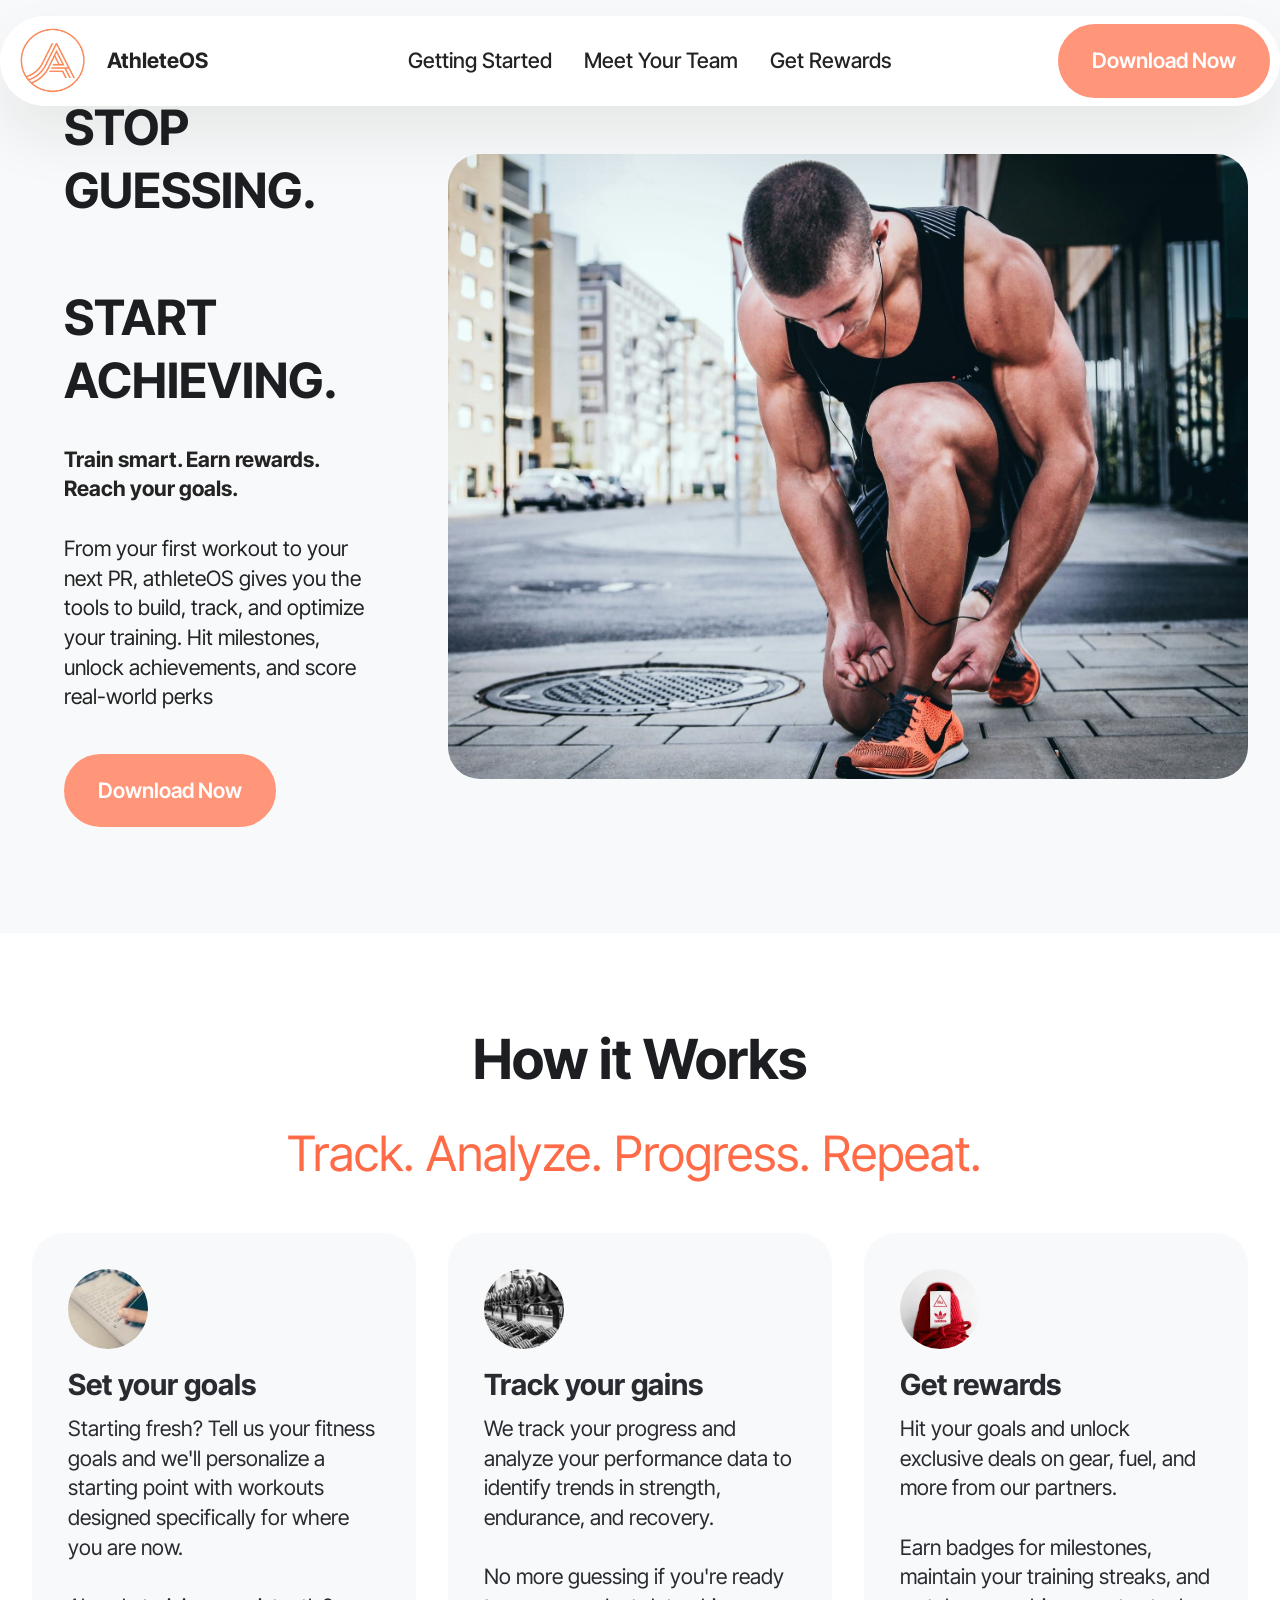
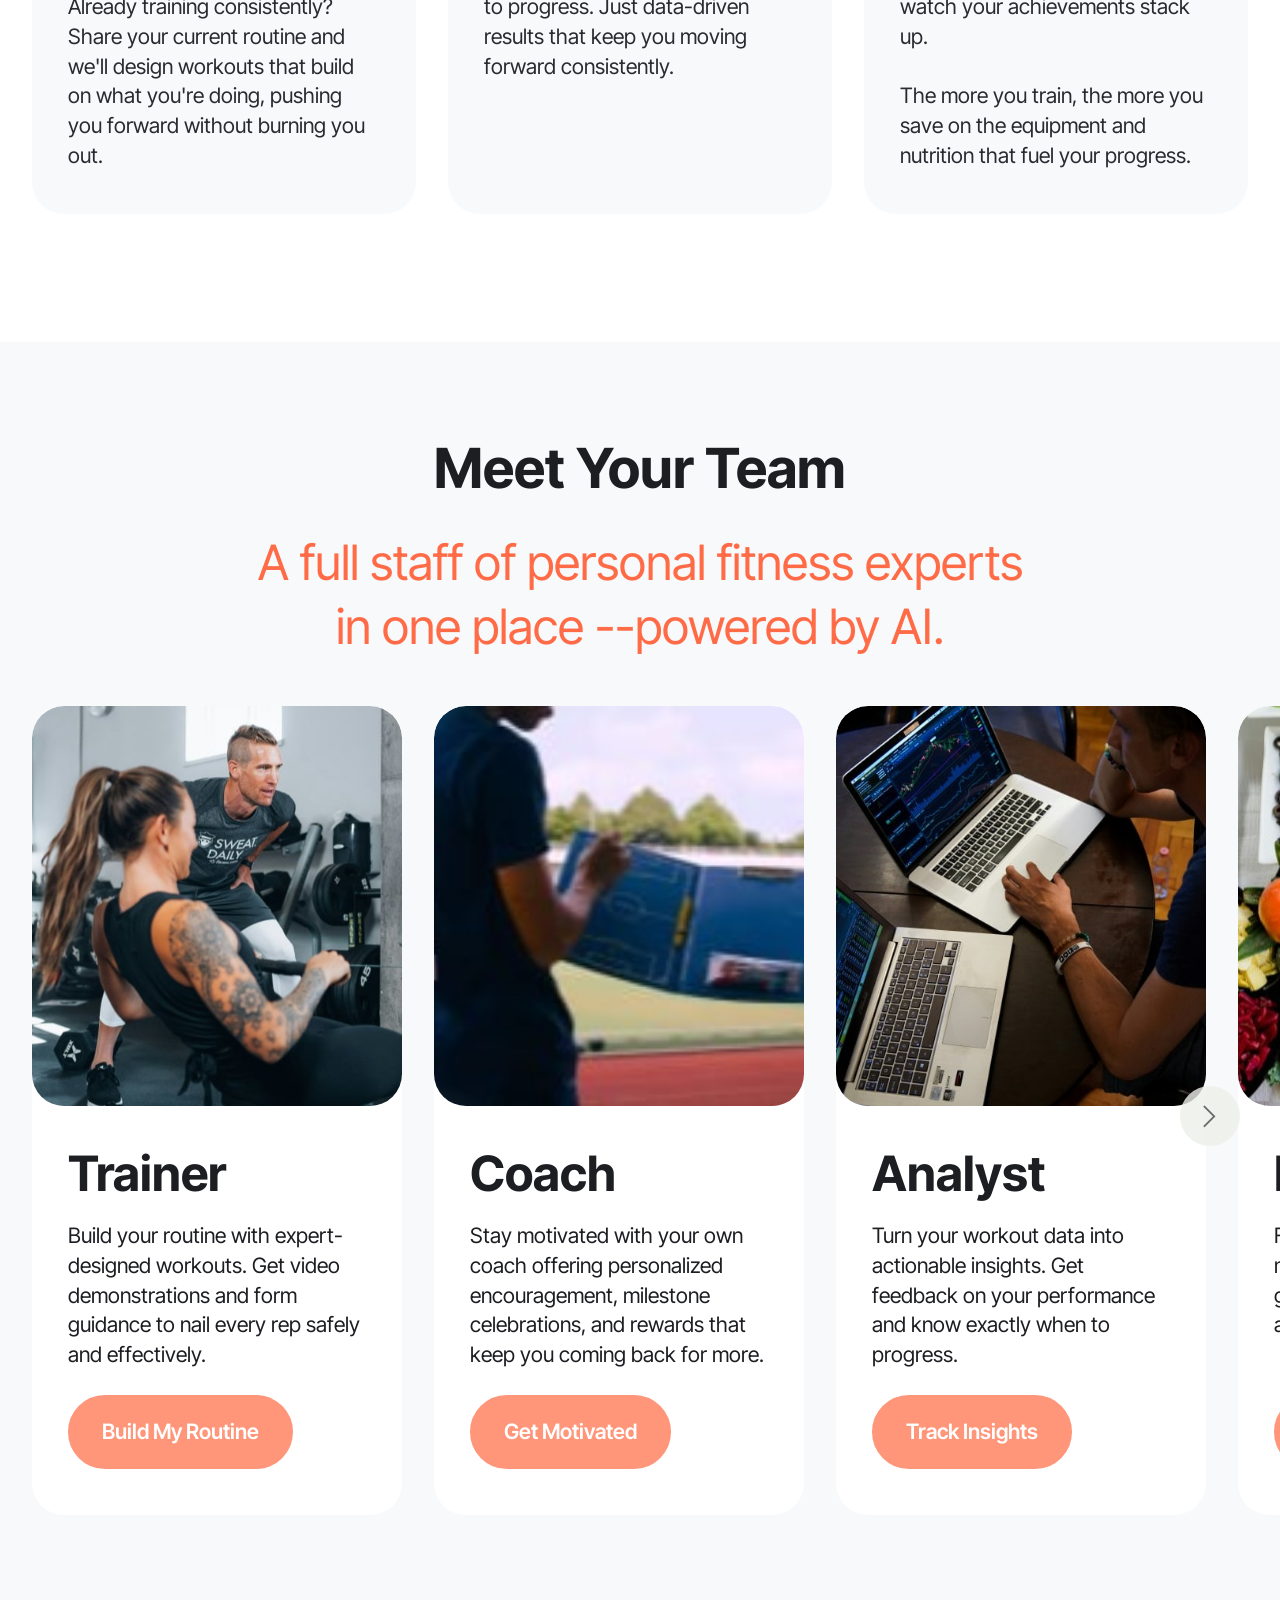
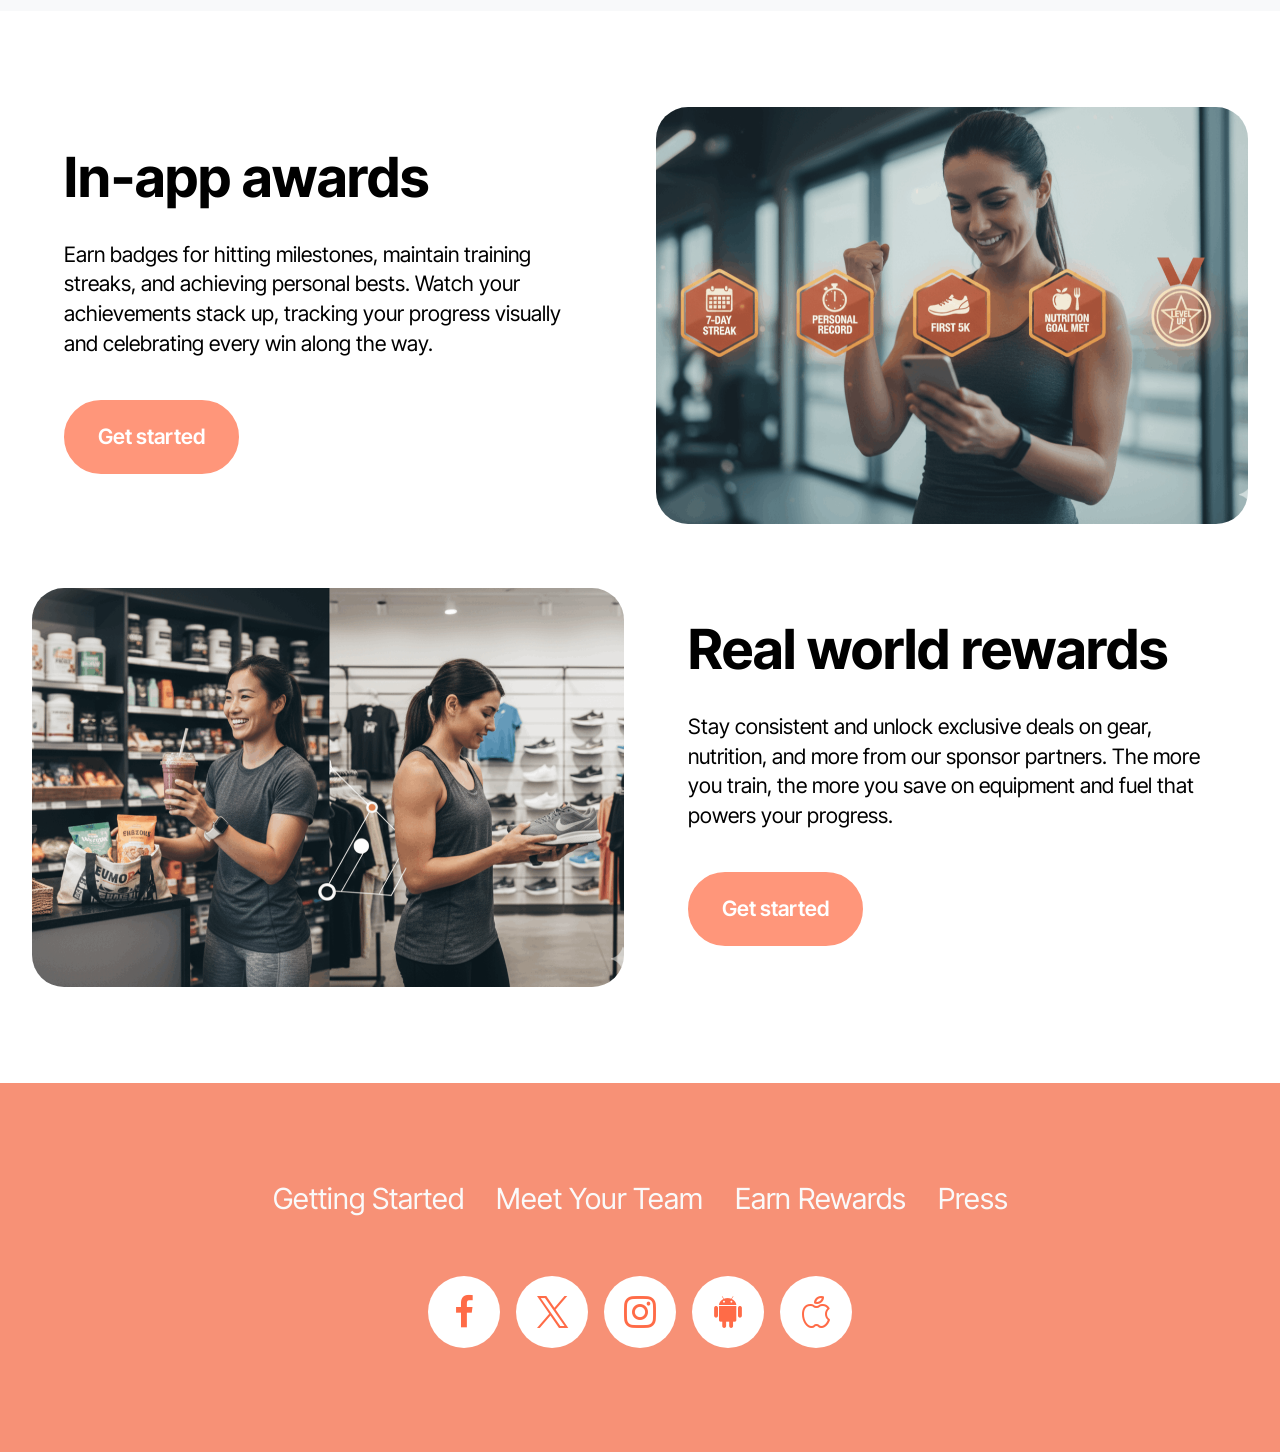
<file: index.html>
<!DOCTYPE html>
<html  >
<head>
  <!-- Site made with Mobirise Website Builder v6.1.12, https://mobirise.com -->
  <meta charset="UTF-8">
  <meta http-equiv="X-UA-Compatible" content="IE=edge">
  <meta name="generator" content="Mobirise v6.1.12, mobirise.com">
  <meta name="viewport" content="width=device-width, initial-scale=1, minimum-scale=1">
  <link rel="shortcut icon" href="assets/images/gemini-generated-image-3dcyi43dcyi43dcy-139x128.png" type="image/x-icon">
  <meta name="description" content="">
  
  
  <title>Home</title>
  <link rel="stylesheet" href="assets/web/assets/mobirise-icons2/mobirise2.css">
  <link rel="stylesheet" href="assets/web/assets/mobirise-icons-bold/mobirise-icons-bold.css">
  <link rel="stylesheet" href="assets/bootstrap/css/bootstrap.min.css">
  <link rel="stylesheet" href="assets/dropdown/css/style.css">
  <link rel="stylesheet" href="assets/socicon/css/styles.css">
  <link rel="stylesheet" href="assets/theme/css/style.css">
  <link rel="preload" href="https://fonts.googleapis.com/css?family=Inter+Tight:100,200,300,400,500,600,700,800,900,100i,200i,300i,400i,500i,600i,700i,800i,900i&display=swap" as="style" onload="this.onload=null;this.rel='stylesheet'">
  <noscript><link rel="stylesheet" href="https://fonts.googleapis.com/css?family=Inter+Tight:100,200,300,400,500,600,700,800,900,100i,200i,300i,400i,500i,600i,700i,800i,900i&display=swap"></noscript>
  <link rel="preload" as="style" href="assets/mobirise/css/mbr-additional.css?v=FLNnku"><link rel="stylesheet" href="assets/mobirise/css/mbr-additional.css?v=FLNnku" type="text/css">

  
  
  
</head>
<body>
  
  <section data-bs-version="5.1" class="menu menu5 cid-v8YeSSmAca" once="menu" id="menu05-a">
	

	<nav class="navbar navbar-dropdown navbar-fixed-top navbar-expand-lg">
		<div class="container">
			<div class="navbar-brand">
				<span class="navbar-logo">
					<a href="https://mobiri.se">
						<img src="assets/images/gemini-generated-image-3dcyi43dcyi43dcy-139x128.png" alt="Mobirise Website Builder" style="height: 4.3rem;">
					</a>
				</span>
				<span class="navbar-caption-wrap"><a class="navbar-caption text-black display-4" href="https://mobiri.se">AthleteOS</a></span>
			</div>
			<button class="navbar-toggler" type="button" data-toggle="collapse" data-bs-toggle="collapse" data-target="#navbarSupportedContent" data-bs-target="#navbarSupportedContent" aria-controls="navbarNavAltMarkup" aria-expanded="false" aria-label="Toggle navigation">
				<div class="hamburger">
					<span></span>
					<span></span>
					<span></span>
					<span></span>
				</div>
			</button>
			<div class="collapse navbar-collapse" id="navbarSupportedContent">
				<ul class="navbar-nav nav-dropdown" data-app-modern-menu="true"><li class="nav-item">
						<a class="nav-link link text-black text-primary display-4" href="index.html#features019-d">Getting Started</a>
					</li>
					<li class="nav-item">
						<a class="nav-link link text-black text-primary display-4" href="index.html#features017-i" aria-expanded="false">Meet Your Team</a>
					</li><li class="nav-item"><a class="nav-link link text-black text-primary display-4" href="index.html#features038-n">Get Rewards</a></li></ul>
				<div class="navbar-buttons mbr-section-btn"><a class="btn btn-primary display-4" href="https://mobiri.se">Download Now</a></div>
			</div>
		</div>
	</nav>
</section>

<section data-bs-version="5.1" class="header1 cid-v8YhanYpRv" id="header01-c">
	

	
	

	<div class="container-fluid">
		<div class="row justify-content-center">
			<div class="col-12 col-md-12 col-lg-8 image-wrapper">
				<img class="w-100" src="assets/images/alexander-red-d3bymnz0ank-unsplash-2342x1464.jpeg" alt="Mobirise Website Builder">
			</div>
			<div class="col-12 col-lg col-md-12">
				<div class="text-wrapper align-left">
					<h1 class="mbr-section-title mbr-fonts-style mb-4 display-2"><strong>STOP GUESSING.</strong><br><strong><br></strong><strong>START ACHIEVING.</strong></h1>
					<p class="mbr-text mbr-fonts-style mb-4 display-7"><strong>Train smart. Earn rewards. Reach your goals.<br></strong>
<br>From your first workout to your next PR, athleteOS gives you the tools to build, track, and optimize your training. Hit milestones, unlock achievements, and score real-world perks<br></p>
					<div class="mbr-section-btn mt-3"><a class="btn btn-primary display-7" href="https://mobiri.se">Download Now</a></div>
				</div>
			</div>
		</div>
	</div>
</section>

<section data-bs-version="5.1" class="features19 cid-v8YldIwyTk" id="features019-d">
	

	
	
	<div class="container">
		<div class="row justify-content-center">
			<div class="col-12 mb-5 content-head">
				<h2 class="mbr-section-title mbr-fonts-style align-center mb-0 display-1">
					<strong>How it Works</strong></h2>
				<h5 class="mbr-section-subtitle mbr-fonts-style align-center mb-0 mt-4 display-2">Track. Analyze. Progress. Repeat.&nbsp;</h5>
			</div>
		</div>
		<div class="row">
			
			
			<div class="item features-without-image col-12 col-lg-4 item-mb active">
				<div class="item-wrapper">
					<div class="card-box align-left">
						<div class="img-wrapper mb-3">
							<img class="" src="assets/images/glenn-carstens-peters-rlw-uc03gwc-unsplash-160x106.jpg" data-slide-to="0" data-bs-slide-to="0" alt="">
						</div>
						<h5 class="card-title mbr-fonts-style display-5"><strong>Set your goals</strong></h5>
						<p class="card-text mbr-fonts-style display-7">Starting fresh?&nbsp;Tell us your fitness goals and we'll personalize a starting point with workouts designed specifically for where you are now.&nbsp;<br><br>Already training consistently? Share your current routine and we'll design workouts that build on what you're doing, pushing you forward without burning you out.&nbsp;<br></p>
					</div>
				</div>
			</div><div class="item features-without-image col-12 col-lg-4 item-mb">
				<div class="item-wrapper">
					<div class="card-box align-left">
						<div class="img-wrapper mb-3">
							<img class="" src="assets/images/luis-reyes-mtorq9gffog-unsplash-160x107.jpg" data-slide-to="1" data-bs-slide-to="1" alt="">
						</div>
						<h5 class="card-title mbr-fonts-style display-5">
							<strong>Track your gains</strong></h5>
						<p class="card-text mbr-fonts-style display-7">We track your progress and analyze your performance data to identify trends in strength, endurance, and recovery. <br><br>No more guessing if you're ready to progress. Just data-driven results that keep you moving forward consistently.
						</p>
					</div>
				</div>
			</div><div class="item features-without-image col-12 col-lg-4 item-mb">
				<div class="item-wrapper">
					<div class="card-box align-left">
						<div class="img-wrapper mb-3">
							<img class="" src="assets/images/matthew-hamilton-po2bgltmjpo-unsplash-160x240.jpg" data-slide-to="2" data-bs-slide-to="2" alt="">
						</div>
						<h5 class="card-title mbr-fonts-style display-5">
							<strong>Get rewards</strong></h5>
						<p class="card-text mbr-fonts-style display-7">Hit your goals and unlock exclusive deals on gear, fuel, and more from our partners. <br><br>Earn badges for milestones, maintain your training streaks, and watch your achievements stack up. <br><br>The more you train, the more you save on the equipment and nutrition that fuel your progress.
						</p>
					</div>
				</div>
			</div>
		</div>
	</div>
</section>

<section data-bs-version="5.1" class="features017 mbr-embla cid-v8YtZuxSAp" id="features017-i">
	
	
	<div class="position-relative">
		<div class="container-fluid">
			<div class="row justify-content-center">
				<div class="col-12 content-head">
					<div class="mbr-section-head mb-5">
						<h4 class="mbr-section-title mbr-fonts-style align-center mb-0 display-1">
							<strong>Meet Your Team</strong></h4>
						<h3 class="mbr-section-subtitle mbr-fonts-style align-center mb-0 mt-4 display-2">A full staff of personal fitness experts in one place --powered by AI.</h3>
					</div>
				</div>
			</div>
		</div>

		<div class="embla" data-skip-snaps="true" data-align="center" data-contain-scroll="trimSnaps" data-auto-play-interval="5" data-draggable="true">
			<div class="embla__viewport container-fluid">
				<div class="embla__container">
					<div class="embla__slide slider-image item active" style="margin-left: 1rem; margin-right: 1rem;">
						<div class="slide-content">
							<div class="item-img">
								<div class="item-wrapper">
									<img src="assets/images/graham-mansfield-9fabzilnv14-unsplash-600x817.jpeg" alt="Mobirise Website Builder" title="" data-slide-to="1" data-bs-slide-to="1">
								</div>
							</div>
							<div class="item-content">
								<h3 class="item-title mbr-fonts-style display-2">
									<strong>Trainer</strong></h3>
								
								<p class="mbr-text mbr-fonts-style mt-3 display-7">
									Build your routine with expert-designed workouts. Get video demonstrations and form guidance to nail every rep safely and effectively.
								</p>
							</div>

							<div class="mbr-section-btn item-footer mt-2"><a href="" class="btn item-btn btn-primary display-7" target="_blank">Build My Routine</a></div>
						</div>
					</div>
					<div class="embla__slide slider-image item" style="margin-left: 1rem; margin-right: 1rem;">
						<div class="slide-content">
							<div class="item-img">
								<div class="item-wrapper">
									<img src="assets/images/nguyen-thu-hoai-v0h-vn0bixi-unsplash-157x140.jpeg" alt="Mobirise Website Builder" title="" data-slide-to="2" data-bs-slide-to="2">
								</div>
							</div>
							<div class="item-content">
								<h3 class="item-title mbr-fonts-style display-2">
									<strong>Coach</strong></h3>
								
								<p class="mbr-text mbr-fonts-style mt-3 display-7">
									Stay motivated with your own coach offering personalized encouragement, milestone celebrations, and rewards that keep you coming back for more.
								</p>
							</div>
							<div class="mbr-section-btn item-footer mt-2"><a href="" class="btn item-btn btn-primary display-7" target="_blank">Get Motivated</a></div>
						</div>
					</div>
					<div class="embla__slide slider-image item" style="margin-left: 1rem; margin-right: 1rem;">
						<div class="slide-content">
							<div class="item-img">
								<div class="item-wrapper">
									<img src="assets/images/adam-nowakowski-d4ldw5exhgg-unsplash1-600x900.jpeg" alt="Mobirise Website Builder" title="" data-slide-to="3" data-bs-slide-to="3">
								</div>
							</div>
							<div class="item-content">
								<h3 class="item-title mbr-fonts-style display-2">
									<strong>Analyst</strong></h3>
								
								<p class="mbr-text mbr-fonts-style mt-3 display-7">
									Turn your workout data into actionable insights. Get feedback on your performance and know exactly when to progress.
								</p>
							</div>
							<div class="mbr-section-btn item-footer mt-2"><a href="" class="btn item-btn btn-primary display-7" target="_blank">Track Insights</a></div>
						</div>
					</div>
					
					
					<div class="embla__slide slider-image item" style="margin-left: 1rem; margin-right: 1rem;">
						<div class="slide-content">
							<div class="item-img">
								<div class="item-wrapper">
									<img src="assets/images/dan-gold-4-jhdo54byg-unsplash-740x493.jpeg" alt="Mobirise Website Builder" title="" data-slide-to="6" data-bs-slide-to="6">
								</div>
							</div>
							<div class="item-content">
								<h3 class="item-title mbr-fonts-style display-2">
									<strong>Nutritionist</strong></h3>
								
								<p class="mbr-text mbr-fonts-style mt-3 display-7">Fuel your training with smart meal plans and healthy eating guidance tailored to your goals and lifestyle.</p>
							</div>
							<div class="mbr-section-btn item-footer mt-2"><a href="" class="btn item-btn btn-primary display-7" target="_blank">Plan Meals</a></div>
						</div>
					</div>
					
					
				</div>
			</div>
			<button class="embla__button embla__button--prev">
				<span class="mobi-mbri mobi-mbri-arrow-prev mbr-iconfont" aria-hidden="true"></span>
				<span class="sr-only visually-hidden visually-hidden visually-hidden">Previous</span>
			</button>
			<button class="embla__button embla__button--next">
				<span class="mobi-mbri mobi-mbri-arrow-next mbr-iconfont" aria-hidden="true"></span>
				<span class="sr-only visually-hidden visually-hidden visually-hidden">Next</span>
			</button>
		</div>
	</div>
</section>

<section data-bs-version="5.1" class="features38 cid-v8YGMORH0j" id="features038-n">
    

    
    

    <div class="container">
        <div class="row justify-content-center">
            <div class="col-12 col-md-12 col-lg">
                <div class="text-wrapper align-left">
                    <h1 class="mbr-section-title mbr-fonts-style mb-4 display-1"><strong>In-app awards</strong></h1>
                    <p class="mbr-text align-left mbr-fonts-style mb-4 display-7">
                        Earn badges for hitting milestones, maintain training streaks, and achieving personal bests. Watch your achievements stack up, tracking your progress visually and celebrating every win along the way.</p>
                    <div class="mbr-section-btn align-left mt-3"><a class="btn btn-primary display-7" href="https://mobiri.se">Get started</a></div>
                </div>
            </div>
            <div class="col-12 col-md-12 col-lg-6 image-wrapper">
                <img class="w-100" src="assets/images/gemini-generated-image-jodgiojodgiojodg-1256x785.png" alt="Mobirise Website Builder">
            </div>
        </div>
        <div class="row row-reverse justify-content-center">

            <div class="col-12 col-md-12 col-lg">
                <div class="text-wrapper align-left">
                    <h1 class="mbr-section-title mbr-fonts-style mb-4 display-1"><strong>Real world rewards</strong></h1>
                    <p class="mbr-text align-left mbr-fonts-style mb-4 display-7">
                        Stay consistent and unlock exclusive deals on gear, nutrition, and more from our sponsor partners. The more you train, the more you save on equipment and fuel that powers your progress.</p>
                    <div class="mbr-section-btn align-left mt-3"><a class="btn btn-primary display-7" href="https://mobiri.se">Get started</a></div>
                </div>
            </div>
            <div class="col-12 col-md-12 col-lg-6 image-wrapper">
                <img class="w-100" src="assets/images/gemini-generated-image-thci86thci86thci-1256x785.png" alt="Mobirise Website Builder">
            </div>
        </div>
        
    </div>
</section>

<section data-bs-version="5.1" class="footer3 cid-v9C9bbVt8X" once="footers" id="footer03-s">

        

    

    <div class="container">
        <div class="row">
            <div class="row-links">
                <ul class="header-menu">
                  
                  
                  
                  
                <li class="header-menu-item mbr-fonts-style display-5"><a href="index.html#features019-d" class="text-white text-primary">Getting Started</a></li><li class="header-menu-item mbr-fonts-style display-5"><a href="index.html#features017-i" class="text-white text-primary">Meet Your Team</a></li><li class="header-menu-item mbr-fonts-style display-5"><a href="#" class="text-white">Earn Rewards</a></li><li class="header-menu-item mbr-fonts-style display-5">
                    <a href="index.html#top" class="text-white text-primary">Press</a>
                  </li></ul>
              </div>

            <div class="col-12 mt-4">
                <div class="social-row">
                    <div class="soc-item">
                        <a href="http://facebook.com" target="_blank">
                            <span class="mbr-iconfont display-7 socicon-facebook socicon"></span>
                        </a>
                    </div>
                    <div class="soc-item">
                        <a href="http://x.com" target="_blank">
                            <span class="mbr-iconfont socicon-twitter socicon"></span>
                        </a>
                    </div>
                    <div class="soc-item">
                        <a href="http://instagram.com" target="_blank">
                            <span class="mbr-iconfont socicon-instagram socicon"></span>
                        </a>
                    </div>
                    <div class="soc-item">
                        <a href="http://play.google.com" target="_blank">
                            <span class="mbr-iconfont socicon-android socicon"></span>
                        </a>
                    </div>
                    <div class="soc-item">
                        <a href="https://apps.apple.com/us/app/apple-store/id375380948" target="_blank">
                            <span class="mbr-iconfont mbrib-apple"></span>
                        </a>
                    </div>
                </div>
            </div>
            
        </div>
    </div>
</section><script src="assets/bootstrap/js/bootstrap.bundle.min.js"></script>  <script src="assets/smoothscroll/smooth-scroll.js"></script>  <script src="assets/ytplayer/index.js"></script>  <script src="assets/dropdown/js/navbar-dropdown.js"></script>  <script src="assets/embla/embla.min.js"></script>  <script src="assets/embla/script.js"></script>  <script src="assets/theme/js/script.js"></script>  
  
  
</body>
</html>
</file>
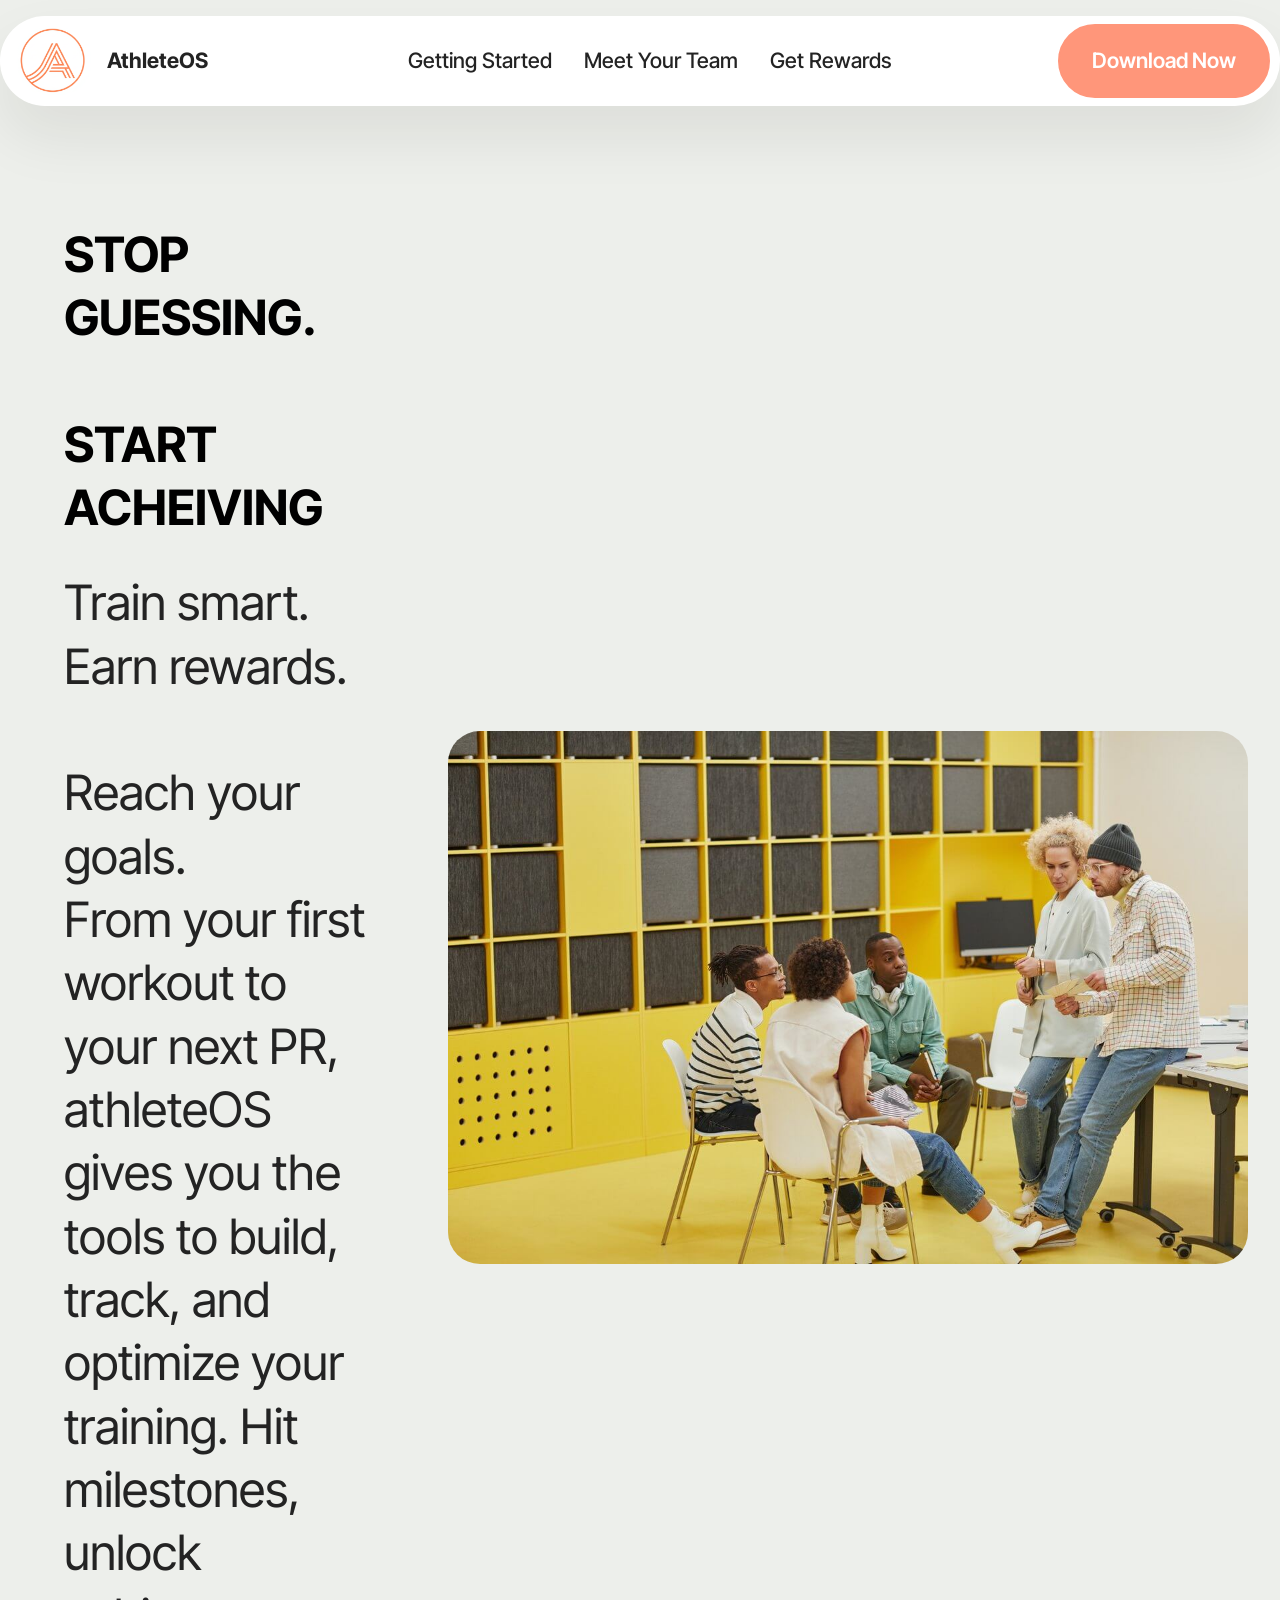
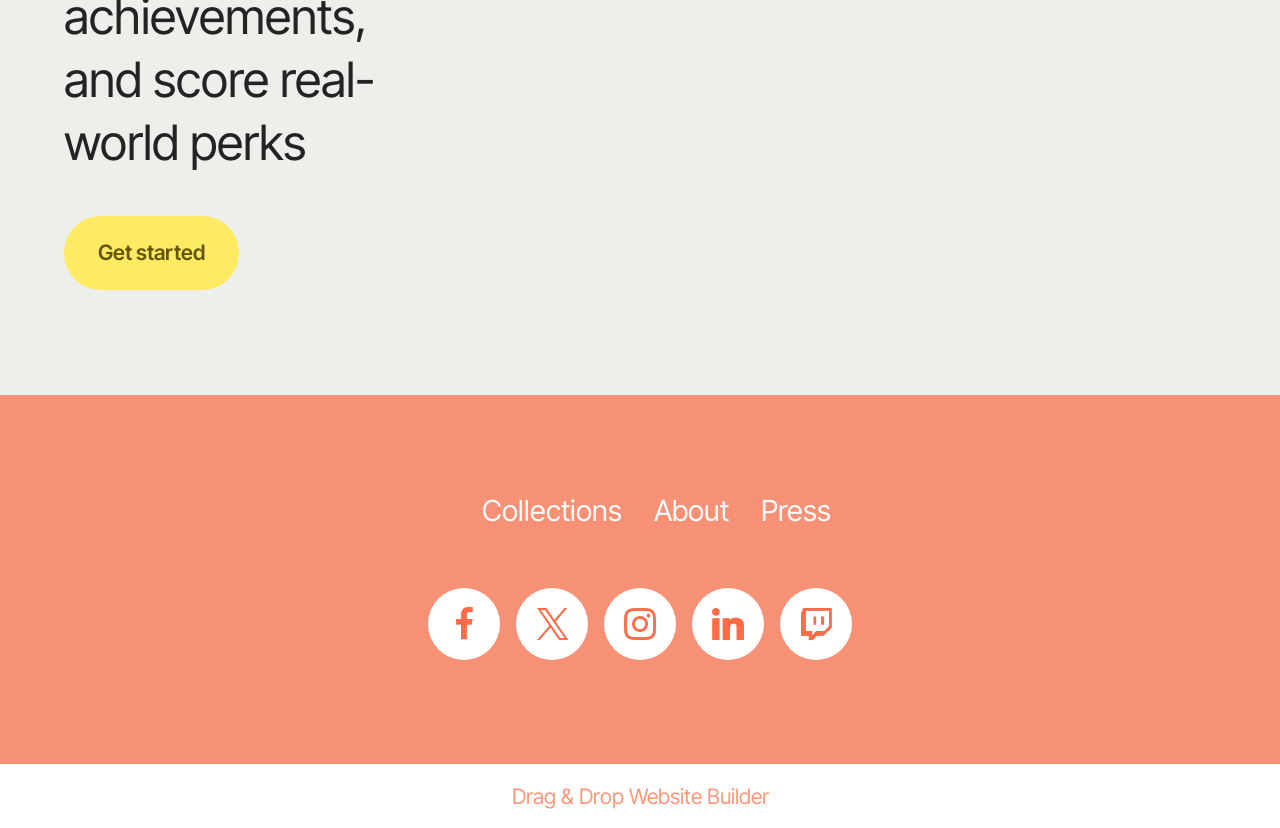
<file: page1.html>
<!DOCTYPE html>
<html  >
<head>
  <!-- Site made with Mobirise Website Builder v6.1.12, https://mobirise.com -->
  <meta charset="UTF-8">
  <meta http-equiv="X-UA-Compatible" content="IE=edge">
  <meta name="generator" content="Mobirise v6.1.12, mobirise.com">
  <meta name="viewport" content="width=device-width, initial-scale=1, minimum-scale=1">
  <link rel="shortcut icon" href="assets/images/gemini-generated-image-3dcyi43dcyi43dcy-139x128.png" type="image/x-icon">
  <meta name="description" content="">
  
  
  <title>Page 1</title>
  <link rel="stylesheet" href="assets/bootstrap/css/bootstrap.min.css">
  <link rel="stylesheet" href="assets/dropdown/css/style.css">
  <link rel="stylesheet" href="assets/socicon/css/styles.css">
  <link rel="stylesheet" href="assets/theme/css/style.css">
  <link rel="preload" href="https://fonts.googleapis.com/css?family=Inter+Tight:100,200,300,400,500,600,700,800,900,100i,200i,300i,400i,500i,600i,700i,800i,900i&display=swap" as="style" onload="this.onload=null;this.rel='stylesheet'">
  <noscript><link rel="stylesheet" href="https://fonts.googleapis.com/css?family=Inter+Tight:100,200,300,400,500,600,700,800,900,100i,200i,300i,400i,500i,600i,700i,800i,900i&display=swap"></noscript>
  <link rel="preload" as="style" href="assets/mobirise/css/mbr-additional.css?v=Ol7f2w"><link rel="stylesheet" href="assets/mobirise/css/mbr-additional.css?v=Ol7f2w" type="text/css">

  
  
  
</head>
<body>
  
  <section data-bs-version="5.1" class="menu menu5 cid-v8YeSSmAca" once="menu" id="menu05-a">
	

	<nav class="navbar navbar-dropdown navbar-fixed-top navbar-expand-lg">
		<div class="container">
			<div class="navbar-brand">
				<span class="navbar-logo">
					<a href="https://mobiri.se">
						<img src="assets/images/gemini-generated-image-3dcyi43dcyi43dcy-139x128.png" alt="Mobirise Website Builder" style="height: 4.3rem;">
					</a>
				</span>
				<span class="navbar-caption-wrap"><a class="navbar-caption text-black display-4" href="https://mobiri.se">AthleteOS</a></span>
			</div>
			<button class="navbar-toggler" type="button" data-toggle="collapse" data-bs-toggle="collapse" data-target="#navbarSupportedContent" data-bs-target="#navbarSupportedContent" aria-controls="navbarNavAltMarkup" aria-expanded="false" aria-label="Toggle navigation">
				<div class="hamburger">
					<span></span>
					<span></span>
					<span></span>
					<span></span>
				</div>
			</button>
			<div class="collapse navbar-collapse" id="navbarSupportedContent">
				<ul class="navbar-nav nav-dropdown" data-app-modern-menu="true"><li class="nav-item">
						<a class="nav-link link text-black text-primary display-4" href="index.html#features019-d">Getting Started</a>
					</li>
					<li class="nav-item">
						<a class="nav-link link text-black text-primary display-4" href="index.html#features017-i" aria-expanded="false">Meet Your Team</a>
					</li><li class="nav-item"><a class="nav-link link text-black text-primary display-4" href="index.html#features038-n">Get Rewards</a></li></ul>
				<div class="navbar-buttons mbr-section-btn"><a class="btn btn-primary display-4" href="https://mobiri.se">Download Now</a></div>
			</div>
		</div>
	</nav>
</section>

<section data-bs-version="5.1" class="header1 cid-v8YffJRhok" id="header01-b">
	

	
	

	<div class="container-fluid">
		<div class="row justify-content-center">
			<div class="col-12 col-md-12 col-lg-8 image-wrapper">
				<img class="w-100" src="assets/images/8.jpg" alt="Mobirise Website Builder">
			</div>
			<div class="col-12 col-lg col-md-12">
				<div class="text-wrapper align-left">
					<h2 class="mbr-section-title mbr-fonts-style mb-4 display-2"><strong><br></strong><br><strong>STOP GUESSING.&nbsp;</strong><br><br><strong>START ACHEIVING</strong></h2>
					<p class="mbr-text mbr-fonts-style mb-4 display-2">Train smart. Earn rewards. <br><br>Reach your goals.
<br>From your first workout to your next PR, athleteOS gives you the tools to build, track, and optimize your training. Hit milestones, unlock achievements, and score real-world perks</p>
					<div class="mbr-section-btn mt-3">
						<a class="btn btn-danger display-7" href="https://mobiri.se">Get started</a>
					</div>
				</div>
			</div>
		</div>
	</div>
</section>

<section data-bs-version="5.1" class="footer3 cid-v9C9bbVt8X" once="footers" id="footer03-s">

        

    

    <div class="container">
        <div class="row">
            <div class="row-links">
                <ul class="header-menu">
                  
                  
                  
                  
                <li class="header-menu-item mbr-fonts-style display-4"></li><li class="header-menu-item mbr-fonts-style display-5">
                    <a href="index.html#header01-c" class="text-white text-primary">Collections</a>
                  </li><li class="header-menu-item mbr-fonts-style display-5">
                    <a href="#" class="text-white">About</a>
                  </li><li class="header-menu-item mbr-fonts-style display-5">
                    <a href="#" class="text-white">Press</a>
                  </li></ul>
              </div>

            <div class="col-12 mt-4">
                <div class="social-row">
                    <div class="soc-item">
                        <a href="https://mobiri.se/" target="_blank">
                            <span class="mbr-iconfont socicon socicon-facebook display-7"></span>
                        </a>
                    </div>
                    <div class="soc-item">
                        <a href="https://mobiri.se/" target="_blank">
                            <span class="mbr-iconfont socicon-twitter socicon"></span>
                        </a>
                    </div>
                    <div class="soc-item">
                        <a href="https://mobiri.se/" target="_blank">
                            <span class="mbr-iconfont socicon-instagram socicon"></span>
                        </a>
                    </div>
                    <div class="soc-item">
                        <a href="https://mobiri.se/" target="_blank">
                            <span class="mbr-iconfont socicon socicon-linkedin"></span>
                        </a>
                    </div>
                    <div class="soc-item">
                        <a href="https://mobiri.se/" target="_blank">
                            <span class="mbr-iconfont socicon socicon-twitch"></span>
                        </a>
                    </div>
                </div>
            </div>
            
        </div>
    </div>
</section><section class="display-7" style="padding: 0;align-items: center;justify-content: center;flex-wrap: wrap;    align-content: center;display: flex;position: relative;height: 4rem;"><a href="https://mobiri.se/" style="flex: 1 1;height: 4rem;position: absolute;width: 100%;z-index: 1;"><img alt="" style="height: 4rem;" src="[data-uri]"></a><p style="margin: 0;text-align: center;" class="display-7">&#8204;</p><a style="z-index:1" href="https://mobirise.com/drag-drop-website-builder.html">Drag & Drop Website Builder</a></section><script src="assets/bootstrap/js/bootstrap.bundle.min.js"></script>  <script src="assets/smoothscroll/smooth-scroll.js"></script>  <script src="assets/ytplayer/index.js"></script>  <script src="assets/dropdown/js/navbar-dropdown.js"></script>  <script src="assets/theme/js/script.js"></script>  
  
  
</body>
</html>
</file>
<file: assets/web/assets/mobirise-icons2/mobirise2.css>
@font-face {
  font-family: 'Moririse2';
  font-display: swap;
  src:  url('mobirise2.eot?f2bix4');
  src:  url('mobirise2.eot?f2bix4#iefix') format('embedded-opentype'),
    url('mobirise2.woff2?f2bix4') format('woff2'),
    url('mobirise2.woff?f2bix4') format('woff'),
    url('mobirise2.ttf?f2bix4') format('truetype'),
    url('mobirise2.svg?f2bix4#mobirise2') format('svg');
  font-weight: normal;
  font-style: normal;
}

[class^="mobi-"], [class*=" mobi-"] {
  /* use !important to prevent issues with browser extensions that change fonts */
  font-family: 'Moririse2' !important;
  speak: none;
  font-style: normal;
  font-weight: normal;
  font-variant: normal;
  text-transform: none;
  line-height: 1;

  /* Better Font Rendering =========== */
  -webkit-font-smoothing: antialiased;
  -moz-osx-font-smoothing: grayscale;
}

.mobi-mbri-add-submenu:before {
  content: "\e900";
}
.mobi-mbri-alert:before {
  content: "\e901";
}
.mobi-mbri-align-center:before {
  content: "\e902";
}
.mobi-mbri-align-justify:before {
  content: "\e903";
}
.mobi-mbri-align-left:before {
  content: "\e904";
}
.mobi-mbri-align-right:before {
  content: "\e905";
}
.mobi-mbri-android:before {
  content: "\e906";
}
.mobi-mbri-apple:before {
  content: "\e907";
}
.mobi-mbri-arrow-down:before {
  content: "\e908";
}
.mobi-mbri-arrow-next:before {
  content: "\e909";
}
.mobi-mbri-arrow-prev:before {
  content: "\e90a";
}
.mobi-mbri-arrow-up:before {
  content: "\e90b";
}
.mobi-mbri-bold:before {
  content: "\e90c";
}
.mobi-mbri-bookmark:before {
  content: "\e90d";
}
.mobi-mbri-bootstrap:before {
  content: "\e90e";
}
.mobi-mbri-briefcase:before {
  content: "\e90f";
}
.mobi-mbri-browse:before {
  content: "\e910";
}
.mobi-mbri-bulleted-list:before {
  content: "\e911";
}
.mobi-mbri-calendar:before {
  content: "\e912";
}
.mobi-mbri-camera:before {
  content: "\e913";
}
.mobi-mbri-cart-add:before {
  content: "\e914";
}
.mobi-mbri-cart-full:before {
  content: "\e915";
}
.mobi-mbri-cash:before {
  content: "\e916";
}
.mobi-mbri-change-style:before {
  content: "\e917";
}
.mobi-mbri-chat:before {
  content: "\e918";
}
.mobi-mbri-clock:before {
  content: "\e919";
}
.mobi-mbri-close:before {
  content: "\e91a";
}
.mobi-mbri-cloud:before {
  content: "\e91b";
}
.mobi-mbri-code:before {
  content: "\e91c";
}
.mobi-mbri-contact-form:before {
  content: "\e91d";
}
.mobi-mbri-credit-card:before {
  content: "\e91e";
}
.mobi-mbri-cursor-click:before {
  content: "\e91f";
}
.mobi-mbri-cust-feedback:before {
  content: "\e920";
}
.mobi-mbri-database:before {
  content: "\e921";
}
.mobi-mbri-delivery:before {
  content: "\e922";
}
.mobi-mbri-desktop:before {
  content: "\e923";
}
.mobi-mbri-devices:before {
  content: "\e924";
}
.mobi-mbri-down:before {
  content: "\e925";
}
.mobi-mbri-download-2:before {
  content: "\e926";
}
.mobi-mbri-download:before {
  content: "\e927";
}
.mobi-mbri-drag-n-drop-2:before {
  content: "\e928";
}
.mobi-mbri-drag-n-drop:before {
  content: "\e929";
}
.mobi-mbri-edit-2:before {
  content: "\e92a";
}
.mobi-mbri-edit:before {
  content: "\e92b";
}
.mobi-mbri-error:before {
  content: "\e92c";
}
.mobi-mbri-extension:before {
  content: "\e92d";
}
.mobi-mbri-features:before {
  content: "\e92e";
}
.mobi-mbri-file:before {
  content: "\e92f";
}
.mobi-mbri-flag:before {
  content: "\e930";
}
.mobi-mbri-folder:before {
  content: "\e931";
}
.mobi-mbri-gift:before {
  content: "\e932";
}
.mobi-mbri-github:before {
  content: "\e933";
}
.mobi-mbri-globe-2:before {
  content: "\e934";
}
.mobi-mbri-globe:before {
  content: "\e935";
}
.mobi-mbri-growing-chart:before {
  content: "\e936";
}
.mobi-mbri-hearth:before {
  content: "\e937";
}
.mobi-mbri-help:before {
  content: "\e938";
}
.mobi-mbri-home:before {
  content: "\e939";
}
.mobi-mbri-hot-cup:before {
  content: "\e93a";
}
.mobi-mbri-idea:before {
  content: "\e93b";
}
.mobi-mbri-image-gallery:before {
  content: "\e93c";
}
.mobi-mbri-image-slider:before {
  content: "\e93d";
}
.mobi-mbri-info:before {
  content: "\e93e";
}
.mobi-mbri-italic:before {
  content: "\e93f";
}
.mobi-mbri-key:before {
  content: "\e940";
}
.mobi-mbri-laptop:before {
  content: "\e941";
}
.mobi-mbri-layers:before {
  content: "\e942";
}
.mobi-mbri-left-right:before {
  content: "\e943";
}
.mobi-mbri-left:before {
  content: "\e944";
}
.mobi-mbri-letter:before {
  content: "\e945";
}
.mobi-mbri-like:before {
  content: "\e946";
}
.mobi-mbri-link:before {
  content: "\e947";
}
.mobi-mbri-lock:before {
  content: "\e948";
}
.mobi-mbri-login:before {
  content: "\e949";
}
.mobi-mbri-logout:before {
  content: "\e94a";
}
.mobi-mbri-magic-stick:before {
  content: "\e94b";
}
.mobi-mbri-map-pin:before {
  content: "\e94c";
}
.mobi-mbri-menu:before {
  content: "\e94d";
}
.mobi-mbri-mobile-2:before {
  content: "\e94e";
}
.mobi-mbri-mobile-horizontal:before {
  content: "\e94f";
}
.mobi-mbri-mobile:before {
  content: "\e950";
}
.mobi-mbri-mobirise:before {
  content: "\e951";
}
.mobi-mbri-more-horizontal:before {
  content: "\e952";
}
.mobi-mbri-more-vertical:before {
  content: "\e953";
}
.mobi-mbri-music:before {
  content: "\e954";
}
.mobi-mbri-new-file:before {
  content: "\e955";
}
.mobi-mbri-numbered-list:before {
  content: "\e956";
}
.mobi-mbri-opened-folder:before {
  content: "\e957";
}
.mobi-mbri-pages:before {
  content: "\e958";
}
.mobi-mbri-paper-plane:before {
  content: "\e959";
}
.mobi-mbri-paperclip:before {
  content: "\e95a";
}
.mobi-mbri-phone:before {
  content: "\e95b";
}
.mobi-mbri-photo:before {
  content: "\e95c";
}
.mobi-mbri-photos:before {
  content: "\e95d";
}
.mobi-mbri-pin:before {
  content: "\e95e";
}
.mobi-mbri-play:before {
  content: "\e95f";
}
.mobi-mbri-plus:before {
  content: "\e960";
}
.mobi-mbri-preview:before {
  content: "\e961";
}
.mobi-mbri-print:before {
  content: "\e962";
}
.mobi-mbri-protect:before {
  content: "\e963";
}
.mobi-mbri-question:before {
  content: "\e964";
}
.mobi-mbri-quote-left:before {
  content: "\e965";
}
.mobi-mbri-quote-right:before {
  content: "\e966";
}
.mobi-mbri-redo:before {
  content: "\e967";
}
.mobi-mbri-refresh:before {
  content: "\e968";
}
.mobi-mbri-responsive-2:before {
  content: "\e969";
}
.mobi-mbri-responsive:before {
  content: "\e96a";
}
.mobi-mbri-right:before {
  content: "\e96b";
}
.mobi-mbri-rocket:before {
  content: "\e96c";
}
.mobi-mbri-sad-face:before {
  content: "\e96d";
}
.mobi-mbri-sale:before {
  content: "\e96e";
}
.mobi-mbri-save:before {
  content: "\e96f";
}
.mobi-mbri-search:before {
  content: "\e970";
}
.mobi-mbri-setting-2:before {
  content: "\e971";
}
.mobi-mbri-setting-3:before {
  content: "\e972";
}
.mobi-mbri-setting:before {
  content: "\e973";
}
.mobi-mbri-share:before {
  content: "\e974";
}
.mobi-mbri-shopping-bag:before {
  content: "\e975";
}
.mobi-mbri-shopping-basket:before {
  content: "\e976";
}
.mobi-mbri-shopping-cart:before {
  content: "\e977";
}
.mobi-mbri-sites:before {
  content: "\e978";
}
.mobi-mbri-smile-face:before {
  content: "\e979";
}
.mobi-mbri-speed:before {
  content: "\e97a";
}
.mobi-mbri-star:before {
  content: "\e97b";
}
.mobi-mbri-success:before {
  content: "\e97c";
}
.mobi-mbri-sun:before {
  content: "\e97d";
}
.mobi-mbri-sun2:before {
  content: "\e97e";
}
.mobi-mbri-tablet-vertical:before {
  content: "\e97f";
}
.mobi-mbri-tablet:before {
  content: "\e980";
}
.mobi-mbri-target:before {
  content: "\e981";
}
.mobi-mbri-timer:before {
  content: "\e982";
}
.mobi-mbri-to-ftp:before {
  content: "\e983";
}
.mobi-mbri-to-local-drive:before {
  content: "\e984";
}
.mobi-mbri-touch-swipe:before {
  content: "\e985";
}
.mobi-mbri-touch:before {
  content: "\e986";
}
.mobi-mbri-trash:before {
  content: "\e987";
}
.mobi-mbri-underline:before {
  content: "\e988";
}
.mobi-mbri-undo:before {
  content: "\e989";
}
.mobi-mbri-unlink:before {
  content: "\e98a";
}
.mobi-mbri-unlock:before {
  content: "\e98b";
}
.mobi-mbri-up-down:before {
  content: "\e98c";
}
.mobi-mbri-up:before {
  content: "\e98d";
}
.mobi-mbri-update:before {
  content: "\e98e";
}
.mobi-mbri-upload-2:before {
  content: "\e98f";
}
.mobi-mbri-upload:before {
  content: "\e990";
}
.mobi-mbri-user-2:before {
  content: "\e991";
}
.mobi-mbri-user:before {
  content: "\e992";
}
.mobi-mbri-users:before {
  content: "\e993";
}
.mobi-mbri-video-play:before {
  content: "\e994";
}
.mobi-mbri-video:before {
  content: "\e995";
}
.mobi-mbri-watch:before {
  content: "\e996";
}
.mobi-mbri-website-theme-2:before {
  content: "\e997";
}
.mobi-mbri-website-theme:before {
  content: "\e998";
}
.mobi-mbri-wifi:before {
  content: "\e999";
}
.mobi-mbri-windows:before {
  content: "\e99a";
}
.mobi-mbri-zoom-in:before {
  content: "\e99b";
}
.mobi-mbri-zoom-out:before {
  content: "\e99c";
}
</file>
<file: assets/web/assets/mobirise-icons-bold/mobirise-icons-bold.css>
@font-face {
  font-family: 'mobirise-icons-bold';
  font-display: swap;
  src:  url('mobirise-icons-bold.eot?m1l4yr');
  src:  url('mobirise-icons-bold.eot?m1l4yr#iefix') format('embedded-opentype'),
    url('mobirise-icons-bold.woff2?m1l4yr') format('woff2'),
    url('mobirise-icons-bold.woff?m1l4yr') format('woff'),
    url('mobirise-icons-bold.ttf?m1l4yr') format('truetype'),
    url('mobirise-icons-bold.svg?m1l4yr#mobirise-icons-bold') format('svg');
  font-weight: normal;
  font-style: normal;
}

[class^="mbrib-"], [class*="mbrib-"] {
  /* use !important to prevent issues with browser extensions that change fonts */
  font-family: 'mobirise-icons-bold' !important;
  speak: none;
  font-style: normal;
  font-weight: normal;
  font-variant: normal;
  text-transform: none;
  line-height: 1;

  /* Better Font Rendering =========== */
  -webkit-font-smoothing: antialiased;
  -moz-osx-font-smoothing: grayscale;
}

.mbrib-add-submenu:before {
  content: "\e900";
}
.mbrib-alert:before {
  content: "\e901";
}
.mbrib-align-center:before {
  content: "\e902";
}
.mbrib-align-justify:before {
  content: "\e903";
}
.mbrib-align-left:before {
  content: "\e904";
}
.mbrib-align-right:before {
  content: "\e905";
}
.mbrib-android:before {
  content: "\e906";
}
.mbrib-apple:before {
  content: "\e907";
}
.mbrib-arrow-down:before {
  content: "\e908";
}
.mbrib-arrow-next:before {
  content: "\e909";
}
.mbrib-arrow-prev:before {
  content: "\e90a";
}
.mbrib-arrow-up:before {
  content: "\e90b";
}
.mbrib-bold:before {
  content: "\e90c";
}
.mbrib-bookmark:before {
  content: "\e90d";
}
.mbrib-bootstrap:before {
  content: "\e90e";
}
.mbrib-briefcase:before {
  content: "\e90f";
}
.mbrib-browse:before {
  content: "\e910";
}
.mbrib-bulleted-list:before {
  content: "\e911";
}
.mbrib-calendar:before {
  content: "\e912";
}
.mbrib-camera:before {
  content: "\e913";
}
.mbrib-cart-add:before {
  content: "\e914";
}
.mbrib-cart-full:before {
  content: "\e915";
}
.mbrib-cash:before {
  content: "\e916";
}
.mbrib-change-style:before {
  content: "\e917";
}
.mbrib-chat:before {
  content: "\e918";
}
.mbrib-clock:before {
  content: "\e919";
}
.mbrib-close:before {
  content: "\e91a";
}
.mbrib-cloud:before {
  content: "\e91b";
}
.mbrib-code:before {
  content: "\e91c";
}
.mbrib-contact-form:before {
  content: "\e91d";
}
.mbrib-credit-card:before {
  content: "\e91e";
}
.mbrib-cursor-click:before {
  content: "\e91f";
}
.mbrib-cust-feedback:before {
  content: "\e920";
}
.mbrib-database:before {
  content: "\e921";
}
.mbrib-delivery:before {
  content: "\e922";
}
.mbrib-desktop:before {
  content: "\e923";
}
.mbrib-devices:before {
  content: "\e924";
}
.mbrib-down:before {
  content: "\e925";
}
.mbrib-download:before {
  content: "\e926";
}
.mbrib-drag-n-drop:before {
  content: "\e927";
}
.mbrib-drag-n-drop2:before {
  content: "\e928";
}
.mbrib-edit:before {
  content: "\e929";
}
.mbrib-edit2:before {
  content: "\e92a";
}
.mbrib-error:before {
  content: "\e92b";
}
.mbrib-extension:before {
  content: "\e92c";
}
.mbrib-features:before {
  content: "\e92d";
}
.mbrib-file:before {
  content: "\e92e";
}
.mbrib-flag:before {
  content: "\e92f";
}
.mbrib-folder:before {
  content: "\e930";
}
.mbrib-gift:before {
  content: "\e931";
}
.mbrib-github:before {
  content: "\e932";
}
.mbrib-globe-2:before {
  content: "\e933";
}
.mbrib-globe:before {
  content: "\e934";
}
.mbrib-growing-chart:before {
  content: "\e935";
}
.mbrib-hearth:before {
  content: "\e936";
}
.mbrib-help:before {
  content: "\e937";
}
.mbrib-home:before {
  content: "\e938";
}
.mbrib-hot-cup:before {
  content: "\e939";
}
.mbrib-idea:before {
  content: "\e93a";
}
.mbrib-image-gallery:before {
  content: "\e93b";
}
.mbrib-image-slider:before {
  content: "\e93c";
}
.mbrib-info:before {
  content: "\e93d";
}
.mbrib-italic:before {
  content: "\e93e";
}
.mbrib-key:before {
  content: "\e93f";
}
.mbrib-laptop:before {
  content: "\e940";
}
.mbrib-layers:before {
  content: "\e941";
}
.mbrib-left-right:before {
  content: "\e942";
}
.mbrib-left:before {
  content: "\e943";
}
.mbrib-letter:before {
  content: "\e944";
}
.mbrib-like:before {
  content: "\e945";
}
.mbrib-link:before {
  content: "\e946";
}
.mbrib-lock:before {
  content: "\e947";
}
.mbrib-login:before {
  content: "\e948";
}
.mbrib-logout:before {
  content: "\e949";
}
.mbrib-magic-stick:before {
  content: "\e94a";
}
.mbrib-map-pin:before {
  content: "\e94b";
}
.mbrib-menu:before {
  content: "\e94c";
}
.mbrib-mobile:before {
  content: "\e94d";
}
.mbrib-mobile2:before {
  content: "\e94e";
}
.mbrib-mobirise:before {
  content: "\e94f";
}
.mbrib-more-horizontal:before {
  content: "\e950";
}
.mbrib-more-vertical:before {
  content: "\e951";
}
.mbrib-music:before {
  content: "\e952";
}
.mbrib-new-file:before {
  content: "\e953";
}
.mbrib-numbered-list:before {
  content: "\e954";
}
.mbrib-opened-folder:before {
  content: "\e955";
}
.mbrib-pages:before {
  content: "\e956";
}
.mbrib-paper-plane:before {
  content: "\e957";
}
.mbrib-paperclip:before {
  content: "\e958";
}
.mbrib-photo:before {
  content: "\e959";
}
.mbrib-photos:before {
  content: "\e95a";
}
.mbrib-pin:before {
  content: "\e95b";
}
.mbrib-play:before {
  content: "\e95c";
}
.mbrib-plus:before {
  content: "\e95d";
}
.mbrib-preview:before {
  content: "\e95e";
}
.mbrib-print:before {
  content: "\e95f";
}
.mbrib-protect:before {
  content: "\e960";
}
.mbrib-question:before {
  content: "\e961";
}
.mbrib-quote-left:before {
  content: "\e962";
}
.mbrib-quote-right:before {
  content: "\e963";
}
.mbrib-redo:before {
  content: "\e964";
}
.mbrib-refresh:before {
  content: "\e965";
}
.mbrib-responsive:before {
  content: "\e966";
}
.mbrib-right:before {
  content: "\e967";
}
.mbrib-rocket:before {
  content: "\e968";
}
.mbrib-sad-face:before {
  content: "\e969";
}
.mbrib-sale:before {
  content: "\e96a";
}
.mbrib-save:before {
  content: "\e96b";
}
.mbrib-search:before {
  content: "\e96c";
}
.mbrib-setting:before {
  content: "\e96d";
}
.mbrib-setting2:before {
  content: "\e96e";
}
.mbrib-setting3:before {
  content: "\e96f";
}
.mbrib-share:before {
  content: "\e970";
}
.mbrib-shopping-bag:before {
  content: "\e971";
}
.mbrib-shopping-basket:before {
  content: "\e972";
}
.mbrib-shopping-cart:before {
  content: "\e973";
}
.mbrib-sites:before {
  content: "\e974";
}
.mbrib-smile-face:before {
  content: "\e975";
}
.mbrib-speed:before {
  content: "\e976";
}
.mbrib-star:before {
  content: "\e977";
}
.mbrib-success:before {
  content: "\e978";
}
.mbrib-sun:before {
  content: "\e979";
}
.mbrib-sun2:before {
  content: "\e97a";
}
.mbrib-tablet-vertical:before {
  content: "\e97b";
}
.mbrib-tablet:before {
  content: "\e97c";
}
.mbrib-target:before {
  content: "\e97d";
}
.mbrib-timer:before {
  content: "\e97e";
}
.mbrib-to-ftp:before {
  content: "\e97f";
}
.mbrib-to-local-drive:before {
  content: "\e980";
}
.mbrib-touch-swipe:before {
  content: "\e981";
}
.mbrib-touch:before {
  content: "\e982";
}
.mbrib-trash:before {
  content: "\e983";
}
.mbrib-underline:before {
  content: "\e984";
}
.mbrib-undo:before {
  content: "\e985";
}
.mbrib-unlink:before {
  content: "\e986";
}
.mbrib-unlock:before {
  content: "\e987";
}
.mbrib-up-down:before {
  content: "\e988";
}
.mbrib-up:before {
  content: "\e989";
}
.mbrib-update:before {
  content: "\e98a";
}
.mbrib-upload:before {
  content: "\e98b";
}
.mbrib-user:before {
  content: "\e98c";
}
.mbrib-user2:before {
  content: "\e98d";
}
.mbrib-users:before {
  content: "\e98e";
}
.mbrib-video-play:before {
  content: "\e98f";
}
.mbrib-video:before {
  content: "\e990";
}
.mbrib-watch:before {
  content: "\e991";
}
.mbrib-website-theme:before {
  content: "\e992";
}
.mbrib-wifi:before {
  content: "\e993";
}
.mbrib-windows:before {
  content: "\e994";
}
.mbrib-zoom-out:before {
  content: "\e995";
}
</file>
<file: assets/dropdown/css/style.css>
.navbar-dropdown {
  left: 0;
  padding: 0;
  position: absolute;
  right: 0;
  top: 0;
  transition: all 0.45s ease;
  z-index: 1030;
  background: #282828; }
  .navbar-dropdown .navbar-logo {
    margin-right: 0.8rem;
    transition: margin 0.3s ease-in-out;
    vertical-align: middle; }
    .navbar-dropdown .navbar-logo img {
      height: 3.125rem;
      transition: all 0.3s ease-in-out; }
    .navbar-dropdown .navbar-logo.mbr-iconfont {
      font-size: 3.125rem;
      line-height: 3.125rem; }
  .navbar-dropdown .navbar-caption {
    font-weight: 700;
    white-space: normal;
    vertical-align: -4px;
    line-height: 3.125rem !important; }
    .navbar-dropdown .navbar-caption, .navbar-dropdown .navbar-caption:hover {
      color: inherit;
      text-decoration: none; }
  .navbar-dropdown .mbr-iconfont + .navbar-caption {
    vertical-align: -1px; }
  .navbar-dropdown.navbar-fixed-top {
    position: fixed; }
  .navbar-dropdown .navbar-brand span {
    vertical-align: -4px; }
  .navbar-dropdown.bg-color.transparent {
    background: none; }
  .navbar-dropdown.navbar-short .navbar-brand {
    padding: 0.625rem 0; }
    .navbar-dropdown.navbar-short .navbar-brand span {
      vertical-align: -1px; }
  .navbar-dropdown.navbar-short .navbar-caption {
    line-height: 2.375rem !important;
    vertical-align: -2px; }
  .navbar-dropdown.navbar-short .navbar-logo {
    margin-right: 0.5rem; }
    .navbar-dropdown.navbar-short .navbar-logo img {
      height: 2.375rem; }
    .navbar-dropdown.navbar-short .navbar-logo.mbr-iconfont {
      font-size: 2.375rem;
      line-height: 2.375rem; }
  .navbar-dropdown.navbar-short .mbr-table-cell {
    height: 3.625rem; }
  .navbar-dropdown .navbar-close {
    left: 0.6875rem;
    position: fixed;
    top: 0.75rem;
    z-index: 1000; }
  .navbar-dropdown .hamburger-icon {
    content: "";
    display: inline-block;
    vertical-align: middle;
    width: 16px;
    -webkit-box-shadow: 0 -6px 0 1px #282828,0 0 0 1px #282828,0 6px 0 1px #282828;
    -moz-box-shadow: 0 -6px 0 1px #282828,0 0 0 1px #282828,0 6px 0 1px #282828;
    box-shadow: 0 -6px 0 1px #282828,0 0 0 1px #282828,0 6px 0 1px #282828; }

.dropdown-menu .dropdown-toggle[data-toggle="dropdown-submenu"]::after {
  border-bottom: 0.35em solid transparent;
  border-left: 0.35em solid;
  border-right: 0;
  border-top: 0.35em solid transparent;
  margin-left: 0.3rem; }

.dropdown-menu .dropdown-item:focus {
  outline: 0; }

.nav-dropdown {
  font-size: 0.75rem;
  font-weight: 500;
  height: auto !important; }
  .nav-dropdown .nav-btn {
    padding-left: 1rem; }
  .nav-dropdown .link {
    margin: .667em 1.667em;
    font-weight: 500;
    padding: 0;
    transition: color .2s ease-in-out; }
    .nav-dropdown .link.dropdown-toggle {
      margin-right: 2.583em; }
      .nav-dropdown .link.dropdown-toggle::after {
        margin-left: .25rem;
        border-top: 0.35em solid;
        border-right: 0.35em solid transparent;
        border-left: 0.35em solid transparent;
        border-bottom: 0; }
      .nav-dropdown .link.dropdown-toggle[aria-expanded="true"] {
        margin: 0;
        padding: 0.667em 3.263em  0.667em 1.667em; }
  .nav-dropdown .link::after,
  .nav-dropdown .dropdown-item::after {
    color: inherit; }
  .nav-dropdown .btn {
    font-size: 0.75rem;
    font-weight: 700;
    letter-spacing: 0;
    margin-bottom: 0;
    padding-left: 1.25rem;
    padding-right: 1.25rem; }
  .nav-dropdown .dropdown-menu {
    border-radius: 0;
    border: 0;
    left: 0;
    margin: 0;
    padding-bottom: 1.25rem;
    padding-top: 1.25rem;
    position: relative; }
  .nav-dropdown .dropdown-submenu {
    margin-left: 0.125rem;
    top: 0; }
  .nav-dropdown .dropdown-item {
    font-weight: 500;
    line-height: 2;
    padding: 0.3846em 4.615em 0.3846em 1.5385em;
    position: relative;
    transition: color .2s ease-in-out, background-color .2s ease-in-out; }
    .nav-dropdown .dropdown-item::after {
      margin-top: -0.3077em;
      position: absolute;
      right: 1.1538em;
      top: 50%; }
    .nav-dropdown .dropdown-item:focus, .nav-dropdown .dropdown-item:hover {
      background: none; }

@media (max-width: 767px) {
  .nav-dropdown.navbar-toggleable-sm {
    bottom: 0;
    display: none;
    left: 0;
    overflow-x: hidden;
    position: fixed;
    top: 0;
    transform: translateX(-100%);
    -ms-transform: translateX(-100%);
    -webkit-transform: translateX(-100%);
    width: 18.75rem;
    z-index: 999; } }
.nav-dropdown.navbar-toggleable-xl {
  bottom: 0;
  display: none;
  left: 0;
  overflow-x: hidden;
  position: fixed;
  top: 0;
  transform: translateX(-100%);
  -ms-transform: translateX(-100%);
  -webkit-transform: translateX(-100%);
  width: 18.75rem;
  z-index: 999; }

.nav-dropdown-sm {
  display: block !important;
  overflow-x: hidden;
  overflow: auto;
  padding-top: 3.875rem; }
  .nav-dropdown-sm::after {
    content: "";
    display: block;
    height: 3rem;
    width: 100%; }
  .nav-dropdown-sm.collapse.in ~ .navbar-close {
    display: block !important; }
  .nav-dropdown-sm.collapsing, .nav-dropdown-sm.collapse.in {
    transform: translateX(0);
    -ms-transform: translateX(0);
    -webkit-transform: translateX(0);
    transition: all 0.25s ease-out;
    -webkit-transition: all 0.25s ease-out;
    background: #282828; }
  .nav-dropdown-sm.collapsing[aria-expanded="false"] {
    transform: translateX(-100%);
    -ms-transform: translateX(-100%);
    -webkit-transform: translateX(-100%); }
  .nav-dropdown-sm .nav-item {
    display: block;
    margin-left: 0 !important;
    padding-left: 0; }
  .nav-dropdown-sm .link,
  .nav-dropdown-sm .dropdown-item {
    border-top: 1px dotted rgba(255, 255, 255, 0.1);
    font-size: 0.8125rem;
    line-height: 1.6;
    margin: 0 !important;
    padding: 0.875rem 2.4rem 0.875rem 1.5625rem !important;
    position: relative;
    white-space: normal; }
    .nav-dropdown-sm .link:focus, .nav-dropdown-sm .link:hover,
    .nav-dropdown-sm .dropdown-item:focus,
    .nav-dropdown-sm .dropdown-item:hover {
      background: rgba(0, 0, 0, 0.2) !important;
      color: #c0a375; }
  .nav-dropdown-sm .nav-btn {
    position: relative;
    padding: 1.5625rem 1.5625rem 0 1.5625rem; }
    .nav-dropdown-sm .nav-btn::before {
      border-top: 1px dotted rgba(255, 255, 255, 0.1);
      content: "";
      left: 0;
      position: absolute;
      top: 0;
      width: 100%; }
    .nav-dropdown-sm .nav-btn + .nav-btn {
      padding-top: 0.625rem; }
      .nav-dropdown-sm .nav-btn + .nav-btn::before {
        display: none; }
  .nav-dropdown-sm .btn {
    padding: 0.625rem 0; }
  .nav-dropdown-sm .dropdown-toggle[data-toggle="dropdown-submenu"]::after {
    margin-left: .25rem;
    border-top: 0.35em solid;
    border-right: 0.35em solid transparent;
    border-left: 0.35em solid transparent;
    border-bottom: 0; }
  .nav-dropdown-sm .dropdown-toggle[data-toggle="dropdown-submenu"][aria-expanded="true"]::after {
    border-top: 0;
    border-right: 0.35em solid transparent;
    border-left: 0.35em solid transparent;
    border-bottom: 0.35em solid; }
  .nav-dropdown-sm .dropdown-menu {
    margin: 0;
    padding: 0;
    position: relative;
    top: 0;
    left: 0;
    width: 100%;
    border: 0;
    float: none;
    border-radius: 0;
    background: none; }
  .nav-dropdown-sm .dropdown-submenu {
    left: 100%;
    margin-left: 0.125rem;
    margin-top: -1.25rem;
    top: 0; }

.navbar-toggleable-sm .nav-dropdown .dropdown-menu {
  position: absolute; }

.navbar-toggleable-sm .nav-dropdown .dropdown-submenu {
  left: 100%;
  margin-left: 0.125rem;
  margin-top: -1.25rem;
  top: 0; }

.navbar-toggleable-sm.opened .nav-dropdown .dropdown-menu {
  position: relative; }

.navbar-toggleable-sm.opened .nav-dropdown .dropdown-submenu {
  left: 0;
  margin-left: 00rem;
  margin-top: 0rem;
  top: 0; }

.is-builder .nav-dropdown.collapsing {
  transition: none !important; }
</file>
<file: assets/socicon/css/styles.css>
@charset "UTF-8";

@font-face {
  font-family: 'Socicon';
  src:  url('../fonts/socicon.eot');
  src:  url('../fonts/socicon.eot?#iefix') format('embedded-opentype'),
    url('../fonts/socicon.woff2') format('woff2'),
    url('../fonts/socicon.ttf') format('truetype'),
    url('../fonts/socicon.woff') format('woff'),
    url('../fonts/socicon.svg#socicon') format('svg');
  font-weight: normal;
  font-style: normal;
  font-display: swap;
}

[data-icon]:before {
  font-family: "socicon" !important;
  content: attr(data-icon);
  font-style: normal !important;
  font-weight: normal !important;
  font-variant: normal !important;
  text-transform: none !important;
  speak: none;
  line-height: 1;
  -webkit-font-smoothing: antialiased;
  -moz-osx-font-smoothing: grayscale;
}

[class^="socicon-"], [class*=" socicon-"] {
  /* use !important to prevent issues with browser extensions that change fonts */
  font-family: 'Socicon' !important;
  speak: none;
  font-style: normal;
  font-weight: normal;
  font-variant: normal;
  text-transform: none;
  line-height: 1;

  /* Better Font Rendering =========== */
  -webkit-font-smoothing: antialiased;
  -moz-osx-font-smoothing: grayscale;
}

.socicon-500px:before {
  content: "\e000";
}
.socicon-8tracks:before {
  content: "\e001";
}
.socicon-airbnb:before {
  content: "\e002";
}
.socicon-alliance:before {
  content: "\e003";
}
.socicon-amazon:before {
  content: "\e004";
}
.socicon-amplement:before {
  content: "\e005";
}
.socicon-android:before {
  content: "\e006";
}
.socicon-angellist:before {
  content: "\e007";
}
.socicon-apple:before {
  content: "\e008";
}
.socicon-appnet:before {
  content: "\e009";
}
.socicon-baidu:before {
  content: "\e00a";
}
.socicon-bandcamp:before {
  content: "\e00b";
}
.socicon-battlenet:before {
  content: "\e00c";
}
.socicon-mixer:before {
  content: "\e00d";
}
.socicon-bebee:before {
  content: "\e00e";
}
.socicon-bebo:before {
  content: "\e00f";
}
.socicon-behance:before {
  content: "\e010";
}
.socicon-blizzard:before {
  content: "\e011";
}
.socicon-blogger:before {
  content: "\e012";
}
.socicon-buffer:before {
  content: "\e013";
}
.socicon-chrome:before {
  content: "\e014";
}
.socicon-coderwall:before {
  content: "\e015";
}
.socicon-curse:before {
  content: "\e016";
}
.socicon-dailymotion:before {
  content: "\e017";
}
.socicon-deezer:before {
  content: "\e018";
}
.socicon-delicious:before {
  content: "\e019";
}
.socicon-deviantart:before {
  content: "\e01a";
}
.socicon-diablo:before {
  content: "\e01b";
}
.socicon-digg:before {
  content: "\e01c";
}
.socicon-discord:before {
  content: "\e01d";
}
.socicon-disqus:before {
  content: "\e01e";
}
.socicon-douban:before {
  content: "\e01f";
}
.socicon-draugiem:before {
  content: "\e020";
}
.socicon-dribbble:before {
  content: "\e021";
}
.socicon-drupal:before {
  content: "\e022";
}
.socicon-ebay:before {
  content: "\e023";
}
.socicon-ello:before {
  content: "\e024";
}
.socicon-endomodo:before {
  content: "\e025";
}
.socicon-envato:before {
  content: "\e026";
}
.socicon-etsy:before {
  content: "\e027";
}
.socicon-facebook:before {
  content: "\e028";
}
.socicon-feedburner:before {
  content: "\e029";
}
.socicon-filmweb:before {
  content: "\e02a";
}
.socicon-firefox:before {
  content: "\e02b";
}
.socicon-flattr:before {
  content: "\e02c";
}
.socicon-flickr:before {
  content: "\e02d";
}
.socicon-formulr:before {
  content: "\e02e";
}
.socicon-forrst:before {
  content: "\e02f";
}
.socicon-foursquare:before {
  content: "\e030";
}
.socicon-friendfeed:before {
  content: "\e031";
}
.socicon-github:before {
  content: "\e032";
}
.socicon-goodreads:before {
  content: "\e033";
}
.socicon-google:before {
  content: "\e034";
}
.socicon-googlescholar:before {
  content: "\e035";
}
.socicon-googlegroups:before {
  content: "\e036";
}
.socicon-googlephotos:before {
  content: "\e037";
}
.socicon-googleplus:before {
  content: "\e038";
}
.socicon-grooveshark:before {
  content: "\e039";
}
.socicon-hackerrank:before {
  content: "\e03a";
}
.socicon-hearthstone:before {
  content: "\e03b";
}
.socicon-hellocoton:before {
  content: "\e03c";
}
.socicon-heroes:before {
  content: "\e03d";
}
.socicon-smashcast:before {
  content: "\e03e";
}
.socicon-horde:before {
  content: "\e03f";
}
.socicon-houzz:before {
  content: "\e040";
}
.socicon-icq:before {
  content: "\e041";
}
.socicon-identica:before {
  content: "\e042";
}
.socicon-imdb:before {
  content: "\e043";
}
.socicon-instagram:before {
  content: "\e044";
}
.socicon-issuu:before {
  content: "\e045";
}
.socicon-istock:before {
  content: "\e046";
}
.socicon-itunes:before {
  content: "\e047";
}
.socicon-keybase:before {
  content: "\e048";
}
.socicon-lanyrd:before {
  content: "\e049";
}
.socicon-lastfm:before {
  content: "\e04a";
}
.socicon-line:before {
  content: "\e04b";
}
.socicon-linkedin:before {
  content: "\e04c";
}
.socicon-livejournal:before {
  content: "\e04d";
}
.socicon-lyft:before {
  content: "\e04e";
}
.socicon-macos:before {
  content: "\e04f";
}
.socicon-mail:before {
  content: "\e050";
}
.socicon-medium:before {
  content: "\e051";
}
.socicon-meetup:before {
  content: "\e052";
}
.socicon-mixcloud:before {
  content: "\e053";
}
.socicon-modelmayhem:before {
  content: "\e054";
}
.socicon-mumble:before {
  content: "\e055";
}
.socicon-myspace:before {
  content: "\e056";
}
.socicon-newsvine:before {
  content: "\e057";
}
.socicon-nintendo:before {
  content: "\e058";
}
.socicon-npm:before {
  content: "\e059";
}
.socicon-odnoklassniki:before {
  content: "\e05a";
}
.socicon-openid:before {
  content: "\e05b";
}
.socicon-opera:before {
  content: "\e05c";
}
.socicon-outlook:before {
  content: "\e05d";
}
.socicon-overwatch:before {
  content: "\e05e";
}
.socicon-patreon:before {
  content: "\e05f";
}
.socicon-paypal:before {
  content: "\e060";
}
.socicon-periscope:before {
  content: "\e061";
}
.socicon-persona:before {
  content: "\e062";
}
.socicon-pinterest:before {
  content: "\e063";
}
.socicon-play:before {
  content: "\e064";
}
.socicon-player:before {
  content: "\e065";
}
.socicon-playstation:before {
  content: "\e066";
}
.socicon-pocket:before {
  content: "\e067";
}
.socicon-qq:before {
  content: "\e068";
}
.socicon-quora:before {
  content: "\e069";
}
.socicon-raidcall:before {
  content: "\e06a";
}
.socicon-ravelry:before {
  content: "\e06b";
}
.socicon-reddit:before {
  content: "\e06c";
}
.socicon-renren:before {
  content: "\e06d";
}
.socicon-researchgate:before {
  content: "\e06e";
}
.socicon-residentadvisor:before {
  content: "\e06f";
}
.socicon-reverbnation:before {
  content: "\e070";
}
.socicon-rss:before {
  content: "\e071";
}
.socicon-sharethis:before {
  content: "\e072";
}
.socicon-skype:before {
  content: "\e073";
}
.socicon-slideshare:before {
  content: "\e074";
}
.socicon-smugmug:before {
  content: "\e075";
}
.socicon-snapchat:before {
  content: "\e076";
}
.socicon-songkick:before {
  content: "\e077";
}
.socicon-soundcloud:before {
  content: "\e078";
}
.socicon-spotify:before {
  content: "\e079";
}
.socicon-stackexchange:before {
  content: "\e07a";
}
.socicon-stackoverflow:before {
  content: "\e07b";
}
.socicon-starcraft:before {
  content: "\e07c";
}
.socicon-stayfriends:before {
  content: "\e07d";
}
.socicon-steam:before {
  content: "\e07e";
}
.socicon-storehouse:before {
  content: "\e07f";
}
.socicon-strava:before {
  content: "\e080";
}
.socicon-streamjar:before {
  content: "\e081";
}
.socicon-stumbleupon:before {
  content: "\e082";
}
.socicon-swarm:before {
  content: "\e083";
}
.socicon-teamspeak:before {
  content: "\e084";
}
.socicon-teamviewer:before {
  content: "\e085";
}
.socicon-technorati:before {
  content: "\e086";
}
.socicon-telegram:before {
  content: "\e087";
}
.socicon-tripadvisor:before {
  content: "\e088";
}
.socicon-tripit:before {
  content: "\e089";
}
.socicon-triplej:before {
  content: "\e08a";
}
.socicon-tumblr:before {
  content: "\e08b";
}
.socicon-twitch:before {
  content: "\e08c";
}
.socicon-twitter:before {
  content: "\e08d";
}
.socicon-uber:before {
  content: "\e08e";
}
.socicon-ventrilo:before {
  content: "\e08f";
}
.socicon-viadeo:before {
  content: "\e090";
}
.socicon-viber:before {
  content: "\e091";
}
.socicon-viewbug:before {
  content: "\e092";
}
.socicon-vimeo:before {
  content: "\e093";
}
.socicon-vine:before {
  content: "\e094";
}
.socicon-vkontakte:before {
  content: "\e095";
}
.socicon-warcraft:before {
  content: "\e096";
}
.socicon-wechat:before {
  content: "\e097";
}
.socicon-weibo:before {
  content: "\e098";
}
.socicon-whatsapp:before {
  content: "\e099";
}
.socicon-wikipedia:before {
  content: "\e09a";
}
.socicon-windows:before {
  content: "\e09b";
}
.socicon-wordpress:before {
  content: "\e09c";
}
.socicon-wykop:before {
  content: "\e09d";
}
.socicon-xbox:before {
  content: "\e09e";
}
.socicon-xing:before {
  content: "\e09f";
}
.socicon-yahoo:before {
  content: "\e0a0";
}
.socicon-yammer:before {
  content: "\e0a1";
}
.socicon-yandex:before {
  content: "\e0a2";
}
.socicon-yelp:before {
  content: "\e0a3";
}
.socicon-younow:before {
  content: "\e0a4";
}
.socicon-youtube:before {
  content: "\e0a5";
}
.socicon-zapier:before {
  content: "\e0a6";
}
.socicon-zerply:before {
  content: "\e0a7";
}
.socicon-zomato:before {
  content: "\e0a8";
}
.socicon-zynga:before {
  content: "\e0a9";
}
.socicon-bluesky:before {
  content: "\e0aa";
}
.socicon-threads:before {
  content: "\e0ab";
}
.socicon-spreadshirt:before {
  content: "\e901";
}
.socicon-gamejolt:before {
  content: "\e902";
}
.socicon-trello:before {
  content: "\e903";
}
.socicon-tunein:before {
  content: "\e904";
}
.socicon-bloglovin:before {
  content: "\e905";
}
.socicon-gamewisp:before {
  content: "\e906";
}
.socicon-messenger:before {
  content: "\e907";
}
.socicon-pandora:before {
  content: "\e908";
}
.socicon-augment:before {
  content: "\e909";
}
.socicon-bitbucket:before {
  content: "\e90a";
}
.socicon-fyuse:before {
  content: "\e90b";
}
.socicon-yt-gaming:before {
  content: "\e90c";
}
.socicon-sketchfab:before {
  content: "\e90d";
}
.socicon-mobcrush:before {
  content: "\e90e";
}
.socicon-microsoft:before {
  content: "\e90f";
}
.socicon-realtor:before {
  content: "\e910";
}
.socicon-tidal:before {
  content: "\e911";
}
.socicon-qobuz:before {
  content: "\e912";
}
.socicon-natgeo:before {
  content: "\e913";
}
.socicon-mastodon:before {
  content: "\e914";
}
.socicon-unsplash:before {
  content: "\e915";
}
.socicon-homeadvisor:before {
  content: "\e916";
}
.socicon-angieslist:before {
  content: "\e917";
}
.socicon-codepen:before {
  content: "\e918";
}
.socicon-slack:before {
  content: "\e919";
}
.socicon-openaigym:before {
  content: "\e91a";
}
.socicon-logmein:before {
  content: "\e91b";
}
.socicon-fiverr:before {
  content: "\e91c";
}
.socicon-gotomeeting:before {
  content: "\e91d";
}
.socicon-aliexpress:before {
  content: "\e91e";
}
.socicon-guru:before {
  content: "\e91f";
}
.socicon-appstore:before {
  content: "\e920";
}
.socicon-homes:before {
  content: "\e921";
}
.socicon-zoom:before {
  content: "\e922";
}
.socicon-alibaba:before {
  content: "\e923";
}
.socicon-craigslist:before {
  content: "\e924";
}
.socicon-wix:before {
  content: "\e925";
}
.socicon-redfin:before {
  content: "\e926";
}
.socicon-googlecalendar:before {
  content: "\e927";
}
.socicon-shopify:before {
  content: "\e928";
}
.socicon-freelancer:before {
  content: "\e929";
}
.socicon-seedrs:before {
  content: "\e92a";
}
.socicon-bing:before {
  content: "\e92b";
}
.socicon-doodle:before {
  content: "\e92c";
}
.socicon-bonanza:before {
  content: "\e92d";
}
.socicon-squarespace:before {
  content: "\e92e";
}
.socicon-toptal:before {
  content: "\e92f";
}
.socicon-gust:before {
  content: "\e930";
}
.socicon-ask:before {
  content: "\e931";
}
.socicon-trulia:before {
  content: "\e932";
}
.socicon-loomly:before {
  content: "\e933";
}
.socicon-ghost:before {
  content: "\e934";
}
.socicon-upwork:before {
  content: "\e935";
}
.socicon-fundable:before {
  content: "\e936";
}
.socicon-booking:before {
  content: "\e937";
}
.socicon-googlemaps:before {
  content: "\e938";
}
.socicon-zillow:before {
  content: "\e939";
}
.socicon-niconico:before {
  content: "\e93a";
}
.socicon-toneden:before {
  content: "\e93b";
}
.socicon-crunchbase:before {
  content: "\e93c";
}
.socicon-homefy:before {
  content: "\e93d";
}
.socicon-calendly:before {
  content: "\e93e";
}
.socicon-livemaster:before {
  content: "\e93f";
}
.socicon-udemy:before {
  content: "\e940";
}
.socicon-codered:before {
  content: "\e941";
}
.socicon-origin:before {
  content: "\e942";
}
.socicon-nextdoor:before {
  content: "\e943";
}
.socicon-portfolio:before {
  content: "\e944";
}
.socicon-instructables:before {
  content: "\e945";
}
.socicon-gitlab:before {
  content: "\e946";
}
.socicon-hackernews:before {
  content: "\e947";
}
.socicon-smashwords:before {
  content: "\e948";
}
.socicon-kobo:before {
  content: "\e949";
}
.socicon-bookbub:before {
  content: "\e94a";
}
.socicon-mailru:before {
  content: "\e94b";
}
.socicon-moddb:before {
  content: "\e94c";
}
.socicon-indiedb:before {
  content: "\e94d";
}
.socicon-traxsource:before {
  content: "\e94e";
}
.socicon-gamefor:before {
  content: "\e94f";
}
.socicon-pixiv:before {
  content: "\e950";
}
.socicon-myanimelist:before {
  content: "\e951";
}
.socicon-blackberry:before {
  content: "\e952";
}
.socicon-wickr:before {
  content: "\e953";
}
.socicon-spip:before {
  content: "\e954";
}
.socicon-napster:before {
  content: "\e955";
}
.socicon-beatport:before {
  content: "\e956";
}
.socicon-hackerone:before {
  content: "\e957";
}
.socicon-internet:before {
  content: "\e958";
}
.socicon-ubuntu:before {
  content: "\e959";
}
.socicon-artstation:before {
  content: "\e95a";
}
.socicon-invision:before {
  content: "\e95b";
}
.socicon-torial:before {
  content: "\e95c";
}
.socicon-collectorz:before {
  content: "\e95d";
}
.socicon-seenthis:before {
  content: "\e95e";
}
.socicon-googleplaymusic:before {
  content: "\e95f";
}
.socicon-debian:before {
  content: "\e960";
}
.socicon-filmfreeway:before {
  content: "\e961";
}
.socicon-gnome:before {
  content: "\e962";
}
.socicon-itchio:before {
  content: "\e963";
}
.socicon-jamendo:before {
  content: "\e964";
}
.socicon-mix:before {
  content: "\e965";
}
.socicon-sharepoint:before {
  content: "\e966";
}
.socicon-tinder:before {
  content: "\e967";
}
.socicon-windguru:before {
  content: "\e968";
}
.socicon-cdbaby:before {
  content: "\e969";
}
.socicon-elementaryos:before {
  content: "\e96a";
}
.socicon-stage32:before {
  content: "\e96b";
}
.socicon-tiktok:before {
  content: "\e96c";
}
.socicon-gitter:before {
  content: "\e96d";
}
.socicon-letterboxd:before {
  content: "\e96e";
}
.socicon-threema:before {
  content: "\e96f";
}
.socicon-splice:before {
  content: "\e970";
}
.socicon-metapop:before {
  content: "\e971";
}
.socicon-naver:before {
  content: "\e972";
}
.socicon-remote:before {
  content: "\e973";
}
.socicon-flipboard:before {
  content: "\e974";
}
.socicon-googlehangouts:before {
  content: "\e975";
}
.socicon-dlive:before {
  content: "\e976";
}
.socicon-vsco:before {
  content: "\e977";
}
.socicon-stitcher:before {
  content: "\e978";
}
.socicon-avvo:before {
  content: "\e979";
}
.socicon-redbubble:before {
  content: "\e97a";
}
.socicon-society6:before {
  content: "\e97b";
}
.socicon-zazzle:before {
  content: "\e97c";
}
.socicon-eitaa:before {
  content: "\e97d";
}
.socicon-soroush:before {
  content: "\e97e";
}
.socicon-bale:before {
  content: "\e97f";
}
</file>
<file: assets/theme/css/style.css>
@charset "UTF-8";
section {
  background-color: #ffffff;
}

body {
  font-style: normal;
  line-height: 1.5;
  font-weight: 400;
  color: #232323;
  position: relative;
}

button {
  background-color: transparent;
  border-color: transparent;
}

.embla__button,
.carousel-control {
  background-color: #edefea !important;
  opacity: 0.8 !important;
  color: #464845 !important;
  border-color: #edefea !important;
}

.carousel .close,
.modalWindow .close {
  background-color: #edefea !important;
  color: #464845 !important;
  border-color: #edefea !important;
  opacity: 0.8 !important;
}

.carousel .close:hover,
.modalWindow .close:hover {
  opacity: 1 !important;
}

.carousel-indicators li {
  background-color: #edefea !important;
  border: 2px solid #464845 !important;
}

.carousel-indicators li:hover,
.carousel-indicators li:active {
  opacity: 0.8 !important;
}

.embla__button:hover,
.carousel-control:hover {
  background-color: #edefea !important;
  opacity: 1 !important;
}

.modalWindow-video-container {
  height: 80%;
}

section,
.container,
.container-fluid {
  position: relative;
  word-wrap: break-word;
}

a.mbr-iconfont:hover {
  text-decoration: none;
}

.article .lead p,
.article .lead ul,
.article .lead ol,
.article .lead pre,
.article .lead blockquote {
  margin-bottom: 0;
}

a {
  font-style: normal;
  font-weight: 400;
  cursor: pointer;
}
a, a:hover {
  text-decoration: none;
}

.mbr-section-title {
  font-style: normal;
  line-height: 1.3;
}

.mbr-section-subtitle {
  line-height: 1.3;
}

.mbr-text {
  font-style: normal;
  line-height: 1.7;
}

h1,
h2,
h3,
h4,
h5,
h6,
.display-1,
.display-2,
.display-4,
.display-5,
.display-7,
span,
p,
a {
  line-height: 1;
  word-break: break-word;
  word-wrap: break-word;
  font-weight: 400;
}

b,
strong {
  font-weight: bold;
}

input:-webkit-autofill, input:-webkit-autofill:hover, input:-webkit-autofill:focus, input:-webkit-autofill:active {
  transition-delay: 9999s;
  -webkit-transition-property: background-color, color;
  transition-property: background-color, color;
}

textarea[type=hidden] {
  display: none;
}

section {
  background-position: 50% 50%;
  background-repeat: no-repeat;
  background-size: cover;
}
section .mbr-background-video,
section .mbr-background-video-preview {
  position: absolute;
  bottom: 0;
  left: 0;
  right: 0;
  top: 0;
}

.hidden {
  visibility: hidden;
}

.mbr-z-index20 {
  z-index: 20;
}

/*! Base colors */
.mbr-white {
  color: #ffffff;
}

.mbr-black {
  color: #111111;
}

.mbr-bg-white {
  background-color: #ffffff;
}

.mbr-bg-black {
  background-color: #000000;
}

/*! Text-aligns */
.align-left {
  text-align: left;
}

.align-center {
  text-align: center;
}

.align-right {
  text-align: right;
}

/*! Font-weight  */
.mbr-light {
  font-weight: 300;
}

.mbr-regular {
  font-weight: 400;
}

.mbr-semibold {
  font-weight: 500;
}

.mbr-bold {
  font-weight: 700;
}

/*! Media  */
.media-content {
  flex-basis: 100%;
}

.media-container-row {
  display: flex;
  flex-direction: row;
  flex-wrap: wrap;
  justify-content: center;
  align-content: center;
  align-items: start;
}
.media-container-row .media-size-item {
  width: 400px;
}

.media-container-column {
  display: flex;
  flex-direction: column;
  flex-wrap: wrap;
  justify-content: center;
  align-content: center;
  align-items: stretch;
}
.media-container-column > * {
  width: 100%;
}

@media (min-width: 992px) {
  .media-container-row {
    flex-wrap: nowrap;
  }
}
figure {
  margin-bottom: 0;
  overflow: hidden;
}

figure[mbr-media-size] {
  transition: width 0.1s;
}

img,
iframe {
  display: block;
  width: 100%;
}

.card {
  background-color: transparent;
  border: none;
}

.card-box {
  width: 100%;
}

.card-img {
  text-align: center;
  flex-shrink: 0;
  -webkit-flex-shrink: 0;
}

.media {
  max-width: 100%;
  margin: 0 auto;
}

.mbr-figure {
  align-self: center;
}

.media-container > div {
  max-width: 100%;
}

.mbr-figure img,
.card-img img {
  width: 100%;
}

@media (max-width: 991px) {
  .media-size-item {
    width: auto !important;
  }
  .media {
    width: auto;
  }
  .mbr-figure {
    width: 100% !important;
  }
}
/*! Buttons */
.mbr-section-btn {
  margin-left: -0.6rem;
  margin-right: -0.6rem;
  font-size: 0;
}

.btn {
  font-weight: 600;
  border-width: 1px;
  font-style: normal;
  margin: 0.6rem 0.6rem;
  white-space: normal;
  transition: all 0.2s ease-in-out;
  display: inline-flex;
  align-items: center;
  justify-content: center;
  word-break: break-word;
}

.btn-sm {
  font-weight: 600;
  letter-spacing: 0px;
  transition: all 0.3s ease-in-out;
}

.btn-md {
  font-weight: 600;
  letter-spacing: 0px;
  transition: all 0.3s ease-in-out;
}

.btn-lg {
  font-weight: 600;
  letter-spacing: 0px;
  transition: all 0.3s ease-in-out;
}

.btn-form {
  margin: 0;
}
.btn-form:hover {
  cursor: pointer;
}

nav .mbr-section-btn {
  margin-left: 0rem;
  margin-right: 0rem;
}

/*! Btn icon margin */
.btn .mbr-iconfont,
.btn.btn-sm .mbr-iconfont {
  order: 1;
  cursor: pointer;
  margin-left: 0.5rem;
  vertical-align: sub;
}

.btn.btn-md .mbr-iconfont,
.btn.btn-md .mbr-iconfont {
  margin-left: 0.8rem;
}

.mbr-regular {
  font-weight: 400;
}

.mbr-semibold {
  font-weight: 500;
}

.mbr-bold {
  font-weight: 700;
}

[type=submit] {
  -webkit-appearance: none;
}

/*! Full-screen */
.mbr-fullscreen .mbr-overlay {
  min-height: 100vh;
}

.mbr-fullscreen {
  display: flex;
  display: -moz-flex;
  display: -ms-flex;
  display: -o-flex;
  align-items: center;
  min-height: 100vh;
  padding-top: 3rem;
  padding-bottom: 3rem;
}

/*! Map */
.map {
  height: 25rem;
  position: relative;
}
.map iframe {
  width: 100%;
  height: 100%;
}

/*! Scroll to top arrow */
.mbr-arrow-up {
  bottom: 25px;
  right: 90px;
  position: fixed;
  text-align: right;
  z-index: 5000;
  color: #ffffff;
  font-size: 22px;
}

.mbr-arrow-up a {
  background: rgba(0, 0, 0, 0.2);
  border-radius: 50%;
  color: #fff;
  display: inline-block;
  height: 60px;
  width: 60px;
  border: 2px solid #fff;
  outline-style: none !important;
  position: relative;
  text-decoration: none;
  transition: all 0.3s ease-in-out;
  cursor: pointer;
  text-align: center;
}
.mbr-arrow-up a:hover {
  background-color: rgba(0, 0, 0, 0.4);
}
.mbr-arrow-up a i {
  line-height: 60px;
}

.mbr-arrow-up-icon {
  display: block;
  color: #fff;
}

.mbr-arrow-up-icon::before {
  content: "›";
  display: inline-block;
  font-family: serif;
  font-size: 22px;
  line-height: 1;
  font-style: normal;
  position: relative;
  top: 6px;
  left: -4px;
  transform: rotate(-90deg);
}

/*! Arrow Down */
.mbr-arrow {
  position: absolute;
  bottom: 45px;
  left: 50%;
  width: 60px;
  height: 60px;
  cursor: pointer;
  background-color: rgba(80, 80, 80, 0.5);
  border-radius: 50%;
  transform: translateX(-50%);
}
@media (max-width: 767px) {
  .mbr-arrow {
    display: none;
  }
}
.mbr-arrow > a {
  display: inline-block;
  text-decoration: none;
  outline-style: none;
  animation: arrowdown 1.7s ease-in-out infinite;
  color: #ffffff;
}
.mbr-arrow > a > i {
  position: absolute;
  top: -2px;
  left: 15px;
  font-size: 2rem;
}

#scrollToTop a i::before {
  content: "";
  position: absolute;
  display: block;
  border-bottom: 2.5px solid #fff;
  border-left: 2.5px solid #fff;
  width: 27.8%;
  height: 27.8%;
  left: 50%;
  top: 51%;
  transform: translateY(-30%) translateX(-50%) rotate(135deg);
}

@keyframes arrowdown {
  0% {
    transform: translateY(0px);
  }
  50% {
    transform: translateY(-5px);
  }
  100% {
    transform: translateY(0px);
  }
}
@media (max-width: 500px) {
  .mbr-arrow-up {
    left: 0;
    right: 0;
    text-align: center;
  }
}
/*Gradients animation*/
@keyframes gradient-animation {
  from {
    background-position: 0% 100%;
    animation-timing-function: ease-in-out;
  }
  to {
    background-position: 100% 0%;
    animation-timing-function: ease-in-out;
  }
}
.bg-gradient {
  background-size: 200% 200%;
  animation: gradient-animation 5s infinite alternate;
  -webkit-animation: gradient-animation 5s infinite alternate;
}

.menu .navbar-brand {
  display: -webkit-flex;
}
.menu .navbar-brand span {
  display: flex;
  display: -webkit-flex;
}
.menu .navbar-brand .navbar-caption-wrap {
  display: -webkit-flex;
}
.menu .navbar-brand .navbar-logo img {
  display: -webkit-flex;
  width: auto;
}
@media (min-width: 768px) and (max-width: 991px) {
  .menu .navbar-toggleable-sm .navbar-nav {
    display: -ms-flexbox;
  }
}
@media (max-width: 991px) {
  .menu .navbar-collapse {
    max-height: 93.5vh;
  }
  .menu .navbar-collapse.show {
    overflow: auto;
  }
}
@media (min-width: 992px) {
  .menu .navbar-nav.nav-dropdown {
    display: -webkit-flex;
  }
  .menu .navbar-toggleable-sm .navbar-collapse {
    display: -webkit-flex !important;
  }
  .menu .collapsed .navbar-collapse {
    max-height: 93.5vh;
  }
  .menu .collapsed .navbar-collapse.show {
    overflow: auto;
  }
}
@media (max-width: 767px) {
  .menu .navbar-collapse {
    max-height: 80vh;
  }
}

.nav-link .mbr-iconfont {
  margin-right: 0.5rem;
}

.navbar {
  display: -webkit-flex;
  -webkit-flex-wrap: wrap;
  -webkit-align-items: center;
  -webkit-justify-content: space-between;
}

.navbar-collapse {
  -webkit-flex-basis: 100%;
  -webkit-flex-grow: 1;
  -webkit-align-items: center;
}

.nav-dropdown .link {
  padding: 0.667em 1.667em !important;
  margin: 0 !important;
}

.nav {
  display: -webkit-flex;
  -webkit-flex-wrap: wrap;
}

.row {
  display: -webkit-flex;
  -webkit-flex-wrap: wrap;
}

.justify-content-center {
  -webkit-justify-content: center;
}

.form-inline {
  display: -webkit-flex;
}

.card-wrapper {
  -webkit-flex: 1;
}

.carousel-control {
  z-index: 10;
  display: -webkit-flex;
}

.carousel-controls {
  display: -webkit-flex;
}

.media {
  display: -webkit-flex;
}

.form-group:focus {
  outline: none;
}

.jq-selectbox__select {
  padding: 7px 0;
  position: relative;
}

.jq-selectbox__dropdown {
  overflow: hidden;
  border-radius: 10px;
  position: absolute;
  top: 100%;
  left: 0 !important;
  width: 100% !important;
}

.jq-selectbox__trigger-arrow {
  right: 0;
  transform: translateY(-50%);
}

.jq-selectbox li {
  padding: 1.07em 0.5em;
}

input[type=range] {
  padding-left: 0 !important;
  padding-right: 0 !important;
}

.modal-dialog,
.modal-content {
  height: 100%;
}

.modal-dialog .carousel-inner {
  height: calc(100vh - 1.75rem);
}
@media (max-width: 575px) {
  .modal-dialog .carousel-inner {
    height: calc(100vh - 1rem);
  }
}

.carousel-item {
  text-align: center;
}

.carousel-item img {
  margin: auto;
}

.navbar-toggler {
  align-self: flex-start;
  padding: 0.25rem 0.75rem;
  font-size: 1.25rem;
  line-height: 1;
  background: transparent;
  border: 1px solid transparent;
  border-radius: 0.25rem;
}

.navbar-toggler:focus,
.navbar-toggler:hover {
  text-decoration: none;
  box-shadow: none;
}

.navbar-toggler-icon {
  display: inline-block;
  width: 1.5em;
  height: 1.5em;
  vertical-align: middle;
  content: "";
  background: no-repeat center center;
  background-size: 100% 100%;
}

.navbar-toggler-left {
  position: absolute;
  left: 1rem;
}

.navbar-toggler-right {
  position: absolute;
  right: 1rem;
}

.card-img {
  width: auto;
}

.menu .navbar.collapsed:not(.beta-menu) {
  flex-direction: column;
}

.carousel-item.active,
.carousel-item-next,
.carousel-item-prev {
  display: flex;
}

.note-air-layout .dropup .dropdown-menu,
.note-air-layout .navbar-fixed-bottom .dropdown .dropdown-menu {
  bottom: initial !important;
}

html,
body {
  height: auto;
  min-height: 100vh;
}

.dropup .dropdown-toggle::after {
  display: none;
}

.form-asterisk {
  font-family: initial;
  position: absolute;
  top: -2px;
  font-weight: normal;
}

.form-control-label {
  position: relative;
  cursor: pointer;
  margin-bottom: 0.357em;
  padding: 0;
}

.alert {
  color: #ffffff;
  border-radius: 0;
  border: 0;
  font-size: 1.1rem;
  line-height: 1.5;
  margin-bottom: 1.875rem;
  padding: 1.25rem;
  position: relative;
  text-align: center;
}
.alert.alert-form::after {
  background-color: inherit;
  bottom: -7px;
  content: "";
  display: block;
  height: 14px;
  left: 50%;
  margin-left: -7px;
  position: absolute;
  transform: rotate(45deg);
  width: 14px;
}

.form-control {
  background-color: #ffffff;
  background-clip: border-box;
  color: #232323;
  line-height: 1rem !important;
  height: auto;
  padding: 1.2rem 2rem;
  transition: border-color 0.25s ease 0s;
  border: 1px solid transparent !important;
  border-radius: 4px;
  box-shadow: rgba(0, 0, 0, 0.07) 0px 1px 1px 0px, rgba(0, 0, 0, 0.07) 0px 1px 3px 0px, rgba(0, 0, 0, 0.03) 0px 0px 0px 1px;
}
.form-active .form-control:invalid {
  border-color: red;
}

.row > * {
  padding-right: 1rem;
  padding-left: 1rem;
}

form .row {
  margin-left: -0.6rem;
  margin-right: -0.6rem;
}
form .row [class*=col] {
  padding-left: 0.6rem;
  padding-right: 0.6rem;
}

form .mbr-section-btn {
  padding-left: 0.6rem;
  padding-right: 0.6rem;
}

form .form-check-input {
  margin-top: 0.5;
}

textarea.form-control {
  line-height: 1.5rem !important;
}

.form-group {
  margin-bottom: 1.2rem;
}

.form-control,
form .btn {
  min-height: 48px;
}

.gdpr-block label span.textGDPR input[name=gdpr] {
  top: 7px;
}

.form-control:focus {
  box-shadow: none;
}

:focus {
  outline: none;
}

.mbr-overlay {
  background-color: #000;
  bottom: 0;
  left: 0;
  opacity: 0.5;
  position: absolute;
  right: 0;
  top: 0;
  z-index: 0;
  pointer-events: none;
}

blockquote {
  font-style: italic;
  padding: 3rem;
  font-size: 1.09rem;
  position: relative;
  border-left: 3px solid;
}

ul,
ol,
pre,
blockquote {
  margin-bottom: 2.3125rem;
}

.mt-4 {
  margin-top: 2rem !important;
}

.mb-4 {
  margin-bottom: 2rem !important;
}

.container,
.container-fluid {
  padding-left: 16px;
  padding-right: 16px;
}

.row {
  margin-left: -16px;
  margin-right: -16px;
}
.row > [class*=col] {
  padding-left: 16px;
  padding-right: 16px;
}

@media (min-width: 992px) {
  .container-fluid {
    padding-left: 32px;
    padding-right: 32px;
  }
}
@media (max-width: 991px) {
  .mbr-container {
    padding-left: 16px;
    padding-right: 16px;
  }
}
.app-video-wrapper > img {
  opacity: 1;
}

.app-video-wrapper {
  background: transparent;
}

.item {
  position: relative;
}

.dropdown-menu .dropdown-menu {
  left: 100%;
}

.dropdown-item + .dropdown-menu {
  display: none;
}

.dropdown-item:hover + .dropdown-menu,
.dropdown-menu:hover {
  display: block;
}

@media (min-aspect-ratio: 16/9) {
  .mbr-video-foreground {
    height: 300% !important;
    top: -100% !important;
  }
}
@media (max-aspect-ratio: 16/9) {
  .mbr-video-foreground {
    width: 300% !important;
    left: -100% !important;
  }
}.engine {
	position: absolute;
	text-indent: -2400px;
	text-align: center;
	padding: 0;
	top: 0;
	left: -2400px;
}
</file>
<file: assets/mobirise/css/mbr-additional.css>
.btn {
  border-width: 2px;
}
img,
.card-wrap,
.card-wrapper,
.video-wrapper,
.mbr-figure iframe,
.google-map iframe,
.slide-content,
.plan,
.card,
.item-wrapper,
.item-wrapper .mbr-overlay {
  border-radius: 2rem !important;
}
.video-wrapper {
  overflow: hidden;
}
body {
  font-family: Inter Tight;
}
.display-1 {
  font-family: 'Inter Tight', sans-serif;
  font-size: 4rem;
  line-height: 1;
}
.display-1 > .mbr-iconfont {
  font-size: 5rem;
}
.display-2 {
  font-family: 'Inter Tight', sans-serif;
  font-size: 3.5rem;
  line-height: 1;
}
.display-2 > .mbr-iconfont {
  font-size: 4.375rem;
}
.display-4 {
  font-family: 'Inter Tight', sans-serif;
  font-size: 1.4rem;
  line-height: 1.5;
}
.display-4 > .mbr-iconfont {
  font-size: 1.75rem;
}
.display-5 {
  font-family: 'Inter Tight', sans-serif;
  font-size: 2rem;
  line-height: 1.5;
}
.display-5 > .mbr-iconfont {
  font-size: 2.5rem;
}
.display-7 {
  font-family: 'Inter Tight', sans-serif;
  font-size: 1.4rem;
  line-height: 1.3;
}
.display-7 > .mbr-iconfont {
  font-size: 1.75rem;
}
/* ---- Fluid typography for mobile devices ---- */
/* 1.4 - font scale ratio ( bootstrap == 1.42857 ) */
/* 100vw - current viewport width */
/* (48 - 20)  48 == 48rem == 768px, 20 == 20rem == 320px(minimal supported viewport) */
/* 0.65 - min scale variable, may vary */
@media (max-width: 992px) {
  .display-1 {
    font-size: 3.2rem;
  }
}
@media (max-width: 768px) {
  .display-1 {
    font-size: 2.8rem;
    font-size: calc( 2.05rem + (4 - 2.05) * ((100vw - 20rem) / (48 - 20)));
    line-height: calc( 1.1 * (2.05rem + (4 - 2.05) * ((100vw - 20rem) / (48 - 20))));
  }
  .display-2 {
    font-size: 2.8rem;
    font-size: calc( 1.875rem + (3.5 - 1.875) * ((100vw - 20rem) / (48 - 20)));
    line-height: calc( 1.3 * (1.875rem + (3.5 - 1.875) * ((100vw - 20rem) / (48 - 20))));
  }
  .display-4 {
    font-size: 1.12rem;
    font-size: calc( 1.14rem + (1.4 - 1.14) * ((100vw - 20rem) / (48 - 20)));
    line-height: calc( 1.4 * (1.14rem + (1.4 - 1.14) * ((100vw - 20rem) / (48 - 20))));
  }
  .display-5 {
    font-size: 1.6rem;
    font-size: calc( 1.35rem + (2 - 1.35) * ((100vw - 20rem) / (48 - 20)));
    line-height: calc( 1.4 * (1.35rem + (2 - 1.35) * ((100vw - 20rem) / (48 - 20))));
  }
  .display-7 {
    font-size: 1.12rem;
    font-size: calc( 1.14rem + (1.4 - 1.14) * ((100vw - 20rem) / (48 - 20)));
    line-height: calc( 1.4 * (1.14rem + (1.4 - 1.14) * ((100vw - 20rem) / (48 - 20))));
  }
}
@media (min-width: 992px) and (max-width: 1400px) {
  .display-1 {
    font-size: 2.8rem;
    font-size: calc( 2.05rem + (4 - 2.05) * ((100vw - 62rem) / (87 - 62)));
    line-height: calc( 1.1 * (2.05rem + (4 - 2.05) * ((100vw - 62rem) / (87 - 62))));
  }
  .display-2 {
    font-size: 2.8rem;
    font-size: calc( 1.875rem + (3.5 - 1.875) * ((100vw - 62rem) / (87 - 62)));
    line-height: calc( 1.3 * (1.875rem + (3.5 - 1.875) * ((100vw - 62rem) / (87 - 62))));
  }
  .display-4 {
    font-size: 1.12rem;
    font-size: calc( 1.14rem + (1.4 - 1.14) * ((100vw - 62rem) / (87 - 62)));
    line-height: calc( 1.4 * (1.14rem + (1.4 - 1.14) * ((100vw - 62rem) / (87 - 62))));
  }
  .display-5 {
    font-size: 1.6rem;
    font-size: calc( 1.35rem + (2 - 1.35) * ((100vw - 62rem) / (87 - 62)));
    line-height: calc( 1.4 * (1.35rem + (2 - 1.35) * ((100vw - 62rem) / (87 - 62))));
  }
  .display-7 {
    font-size: 1.12rem;
    font-size: calc( 1.14rem + (1.4 - 1.14) * ((100vw - 62rem) / (87 - 62)));
    line-height: calc( 1.4 * (1.14rem + (1.4 - 1.14) * ((100vw - 62rem) / (87 - 62))));
  }
}
/* Buttons */
.btn {
  padding: 1.25rem 2rem;
  border-radius: 4px;
}
@media (max-width: 767px) {
  .btn {
    padding: 0.75rem 1.5rem;
  }
}
.btn-sm {
  padding: 0.6rem 1.2rem;
  border-radius: 4px;
}
.btn-md {
  padding: 0.6rem 1.2rem;
  border-radius: 4px;
}
.btn-lg {
  padding: 1.25rem 2rem;
  border-radius: 4px;
}
.bg-primary {
  background-color: #ff967a !important;
}
.bg-success {
  background-color: #3a341c !important;
}
.bg-info {
  background-color: #000000 !important;
}
.bg-warning {
  background-color: #f79176 !important;
}
.bg-danger {
  background-color: #ffea64 !important;
}
.btn-primary,
.btn-primary:active {
  background-color: #ff967a !important;
  border-color: #ff967a !important;
  color: #ffffff !important;
  box-shadow: none;
}
.btn-primary:hover,
.btn-primary:focus,
.btn-primary.focus,
.btn-primary.active {
  color: inherit;
  background-color: #ffbead !important;
  border-color: #ffbead !important;
  box-shadow: none;
}
.btn-primary.disabled,
.btn-primary:disabled {
  color: #ffffff !important;
  background-color: #ffbead !important;
  border-color: #ffbead !important;
}
.btn-secondary,
.btn-secondary:active {
  background-color: #ff6b47 !important;
  border-color: #ff6b47 !important;
  color: #ffffff !important;
  box-shadow: none;
}
.btn-secondary:hover,
.btn-secondary:focus,
.btn-secondary.focus,
.btn-secondary.active {
  color: inherit;
  background-color: #ff947a !important;
  border-color: #ff947a !important;
  box-shadow: none;
}
.btn-secondary.disabled,
.btn-secondary:disabled {
  color: #ffffff !important;
  background-color: #ff947a !important;
  border-color: #ff947a !important;
}
.btn-info,
.btn-info:active {
  background-color: #000000 !important;
  border-color: #000000 !important;
  color: #ffffff !important;
  box-shadow: none;
}
.btn-info:hover,
.btn-info:focus,
.btn-info.focus,
.btn-info.active {
  color: inherit;
  background-color: #1a1a1a !important;
  border-color: #1a1a1a !important;
  box-shadow: none;
}
.btn-info.disabled,
.btn-info:disabled {
  color: #ffffff !important;
  background-color: #1a1a1a !important;
  border-color: #1a1a1a !important;
}
.btn-success,
.btn-success:active {
  background-color: #3a341c !important;
  border-color: #3a341c !important;
  color: #ffffff !important;
  box-shadow: none;
}
.btn-success:hover,
.btn-success:focus,
.btn-success.focus,
.btn-success.active {
  color: inherit;
  background-color: #5c532d !important;
  border-color: #5c532d !important;
  box-shadow: none;
}
.btn-success.disabled,
.btn-success:disabled {
  color: #ffffff !important;
  background-color: #5c532d !important;
  border-color: #5c532d !important;
}
.btn-warning,
.btn-warning:active {
  background-color: #f79176 !important;
  border-color: #f79176 !important;
  color: #ffffff !important;
  box-shadow: none;
}
.btn-warning:hover,
.btn-warning:focus,
.btn-warning.focus,
.btn-warning.active {
  color: inherit;
  background-color: #fab8a6 !important;
  border-color: #fab8a6 !important;
  box-shadow: none;
}
.btn-warning.disabled,
.btn-warning:disabled {
  color: #ffffff !important;
  background-color: #fab8a6 !important;
  border-color: #fab8a6 !important;
}
.btn-danger,
.btn-danger:active {
  background-color: #ffea64 !important;
  border-color: #ffea64 !important;
  color: #645600 !important;
  box-shadow: none;
}
.btn-danger:hover,
.btn-danger:focus,
.btn-danger.focus,
.btn-danger.active {
  color: inherit;
  background-color: #fff197 !important;
  border-color: #fff197 !important;
  box-shadow: none;
}
.btn-danger.disabled,
.btn-danger:disabled {
  color: #645600 !important;
  background-color: #fff197 !important;
  border-color: #fff197 !important;
}
.btn-white,
.btn-white:active {
  background-color: #eff0ec !important;
  border-color: #eff0ec !important;
  color: #757b62 !important;
  box-shadow: none;
}
.btn-white:hover,
.btn-white:focus,
.btn-white.focus,
.btn-white.active {
  color: inherit;
  background-color: #ffffff !important;
  border-color: #ffffff !important;
  box-shadow: none;
}
.btn-white.disabled,
.btn-white:disabled {
  color: #757b62 !important;
  background-color: #ffffff !important;
  border-color: #ffffff !important;
}
.btn-black,
.btn-black:active {
  background-color: #232323 !important;
  border-color: #232323 !important;
  color: #ffffff !important;
  box-shadow: none;
}
.btn-black:hover,
.btn-black:focus,
.btn-black.focus,
.btn-black.active {
  color: inherit;
  background-color: #3d3d3d !important;
  border-color: #3d3d3d !important;
  box-shadow: none;
}
.btn-black.disabled,
.btn-black:disabled {
  color: #ffffff !important;
  background-color: #3d3d3d !important;
  border-color: #3d3d3d !important;
}
.btn-primary-outline,
.btn-primary-outline:active {
  background-color: transparent !important;
  border-color: #ff967a;
  color: #ff967a;
}
.btn-primary-outline:hover,
.btn-primary-outline:focus,
.btn-primary-outline.focus,
.btn-primary-outline.active {
  color: #ff5223 !important;
  background-color: transparent !important;
  border-color: #ff5223 !important;
  box-shadow: none !important;
}
.btn-primary-outline.disabled,
.btn-primary-outline:disabled {
  color: #ffffff !important;
  background-color: #ff967a !important;
  border-color: #ff967a !important;
}
.btn-secondary-outline,
.btn-secondary-outline:active {
  background-color: transparent !important;
  border-color: #ff6b47;
  color: #ff6b47;
}
.btn-secondary-outline:hover,
.btn-secondary-outline:focus,
.btn-secondary-outline.focus,
.btn-secondary-outline.active {
  color: #ef2f00 !important;
  background-color: transparent !important;
  border-color: #ef2f00 !important;
  box-shadow: none !important;
}
.btn-secondary-outline.disabled,
.btn-secondary-outline:disabled {
  color: #ffffff !important;
  background-color: #ff6b47 !important;
  border-color: #ff6b47 !important;
}
.btn-info-outline,
.btn-info-outline:active {
  background-color: transparent !important;
  border-color: #000000;
  color: #000000;
}
.btn-info-outline:hover,
.btn-info-outline:focus,
.btn-info-outline.focus,
.btn-info-outline.active {
  color: #000000 !important;
  background-color: transparent !important;
  border-color: #000000 !important;
  box-shadow: none !important;
}
.btn-info-outline.disabled,
.btn-info-outline:disabled {
  color: #ffffff !important;
  background-color: #000000 !important;
  border-color: #000000 !important;
}
.btn-success-outline,
.btn-success-outline:active {
  background-color: transparent !important;
  border-color: #3a341c;
  color: #3a341c;
}
.btn-success-outline:hover,
.btn-success-outline:focus,
.btn-success-outline.focus,
.btn-success-outline.active {
  color: #000000 !important;
  background-color: transparent !important;
  border-color: #000000 !important;
  box-shadow: none !important;
}
.btn-success-outline.disabled,
.btn-success-outline:disabled {
  color: #ffffff !important;
  background-color: #3a341c !important;
  border-color: #3a341c !important;
}
.btn-warning-outline,
.btn-warning-outline:active {
  background-color: transparent !important;
  border-color: #f79176;
  color: #f79176;
}
.btn-warning-outline:hover,
.btn-warning-outline:focus,
.btn-warning-outline.focus,
.btn-warning-outline.active {
  color: #f24f24 !important;
  background-color: transparent !important;
  border-color: #f24f24 !important;
  box-shadow: none !important;
}
.btn-warning-outline.disabled,
.btn-warning-outline:disabled {
  color: #ffffff !important;
  background-color: #f79176 !important;
  border-color: #f79176 !important;
}
.btn-danger-outline,
.btn-danger-outline:active {
  background-color: transparent !important;
  border-color: #ffea64;
  color: #ffea64;
}
.btn-danger-outline:hover,
.btn-danger-outline:focus,
.btn-danger-outline.focus,
.btn-danger-outline.active {
  color: #ffde0d !important;
  background-color: transparent !important;
  border-color: #ffde0d !important;
  box-shadow: none !important;
}
.btn-danger-outline.disabled,
.btn-danger-outline:disabled {
  color: #645600 !important;
  background-color: #ffea64 !important;
  border-color: #ffea64 !important;
}
.btn-black-outline,
.btn-black-outline:active {
  background-color: transparent !important;
  border-color: #232323;
  color: #232323;
}
.btn-black-outline:hover,
.btn-black-outline:focus,
.btn-black-outline.focus,
.btn-black-outline.active {
  color: #000000 !important;
  background-color: transparent !important;
  border-color: #000000 !important;
  box-shadow: none !important;
}
.btn-black-outline.disabled,
.btn-black-outline:disabled {
  color: #ffffff !important;
  background-color: #232323 !important;
  border-color: #232323 !important;
}
.btn-white-outline,
.btn-white-outline:active {
  background-color: transparent !important;
  border-color: #fafafa;
  color: #fafafa;
}
.btn-white-outline:hover,
.btn-white-outline:focus,
.btn-white-outline.focus,
.btn-white-outline.active {
  color: #cfcfcf !important;
  background-color: transparent !important;
  border-color: #cfcfcf !important;
  box-shadow: none !important;
}
.btn-white-outline.disabled,
.btn-white-outline:disabled {
  color: #7a7a7a !important;
  background-color: #fafafa !important;
  border-color: #fafafa !important;
}
.text-primary {
  color: #ff967a !important;
}
.text-secondary {
  color: #ff6b47 !important;
}
.text-success {
  color: #3a341c !important;
}
.text-info {
  color: #000000 !important;
}
.text-warning {
  color: #f79176 !important;
}
.text-danger {
  color: #ffea64 !important;
}
.text-white {
  color: #fafafa !important;
}
.text-black {
  color: #232323 !important;
}
a.text-primary:hover,
a.text-primary:focus,
a.text-primary.active {
  color: #ff4514 !important;
}
a.text-secondary:hover,
a.text-secondary:focus,
a.text-secondary.active {
  color: #e02c00 !important;
}
a.text-success:hover,
a.text-success:focus,
a.text-success.active {
  color: #000000 !important;
}
a.text-info:hover,
a.text-info:focus,
a.text-info.active {
  color: #000000 !important;
}
a.text-warning:hover,
a.text-warning:focus,
a.text-warning.active {
  color: #f14416 !important;
}
a.text-danger:hover,
a.text-danger:focus,
a.text-danger.active {
  color: #fddb00 !important;
}
a.text-white:hover,
a.text-white:focus,
a.text-white.active {
  color: #c7c7c7 !important;
}
a.text-black:hover,
a.text-black:focus,
a.text-black.active {
  color: #000000 !important;
}
a[class*="text-"]:not(.nav-link):not(.dropdown-item):not([role]):not(.navbar-caption) {
  position: relative;
  background-image: transparent;
  background-size: 10000px 2px;
  background-repeat: no-repeat;
  background-position: 0px 1.2em;
  background-position: -10000px 1.2em;
}
a[class*="text-"]:not(.nav-link):not(.dropdown-item):not([role]):not(.navbar-caption):hover {
  transition: background-position 2s ease-in-out;
  background-image: linear-gradient(currentColor 50%, currentColor 50%);
  background-position: 0px 1.2em;
}
.nav-tabs .nav-link.active {
  color: #ff967a;
}
.nav-tabs .nav-link:not(.active) {
  color: #232323;
}
.alert-success {
  background-color: #70c770;
}
.alert-info {
  background-color: #000000;
}
.alert-warning {
  background-color: #f79176;
}
.alert-danger {
  background-color: #ffea64;
}
.mbr-section-btn .btn:not(.btn-form) {
  border-radius: 100px;
}
.mbr-gallery-filter li a {
  border-radius: 100px !important;
}
.mbr-gallery-filter li.active .btn {
  background-color: #ff967a;
  border-color: #ff967a;
  color: #ffffff;
}
.mbr-gallery-filter li.active .btn:focus {
  box-shadow: none;
}
.nav-tabs .nav-link {
  border-radius: 100px !important;
}
a,
a:hover {
  color: #ff967a;
}
.mbr-plan-header.bg-primary .mbr-plan-subtitle,
.mbr-plan-header.bg-primary .mbr-plan-price-desc {
  color: #ffffff;
}
.mbr-plan-header.bg-success .mbr-plan-subtitle,
.mbr-plan-header.bg-success .mbr-plan-price-desc {
  color: #c0b27c;
}
.mbr-plan-header.bg-info .mbr-plan-subtitle,
.mbr-plan-header.bg-info .mbr-plan-price-desc {
  color: #b3b3b3;
}
.mbr-plan-header.bg-warning .mbr-plan-subtitle,
.mbr-plan-header.bg-warning .mbr-plan-price-desc {
  color: #ffffff;
}
.mbr-plan-header.bg-danger .mbr-plan-subtitle,
.mbr-plan-header.bg-danger .mbr-plan-price-desc {
  color: #ffffff;
}
/* Scroll to top button*/
.scrollToTop_wraper {
  display: none;
}
.form-control {
  font-family: 'Inter Tight', sans-serif;
  font-size: 1.4rem;
  line-height: 1.3;
  font-weight: 400;
  border-radius: 40px !important;
}
.form-control > .mbr-iconfont {
  font-size: 1.75rem;
}
.form-control:hover,
.form-control:focus {
  box-shadow: rgba(0, 0, 0, 0.07) 0px 1px 1px 0px, rgba(0, 0, 0, 0.07) 0px 1px 3px 0px, rgba(0, 0, 0, 0.03) 0px 0px 0px 1px;
  border-color: #ff967a !important;
}
.form-control:-webkit-input-placeholder {
  font-family: 'Inter Tight', sans-serif;
  font-size: 1.4rem;
  line-height: 1.3;
  font-weight: 400;
}
.form-control:-webkit-input-placeholder > .mbr-iconfont {
  font-size: 1.75rem;
}
blockquote {
  border-color: #ff967a;
}
/* Forms */
.mbr-form .input-group-btn .btn {
  border-radius: 100px !important;
}
.mbr-form .input-group-btn .btn:hover {
  box-shadow: 0 10px 40px 0 rgba(0, 0, 0, 0.2);
}
.mbr-form .input-group-btn button[type="submit"] {
  border-radius: 100px !important;
  padding: 1rem 3rem;
}
.mbr-form .input-group-btn button[type="submit"]:hover {
  box-shadow: 0 10px 40px 0 rgba(0, 0, 0, 0.2);
}
.jq-selectbox li:hover,
.jq-selectbox li.selected {
  background-color: #ff967a;
  color: #ffffff;
}
.jq-number__spin {
  transition: 0.25s ease;
}
.jq-number__spin:hover {
  border-color: #ff967a;
}
.jq-selectbox .jq-selectbox__trigger-arrow,
.jq-number__spin.minus:after,
.jq-number__spin.plus:after {
  transition: 0.4s;
  border-top-color: #232323;
  border-bottom-color: #232323;
}
.jq-selectbox:hover .jq-selectbox__trigger-arrow,
.jq-number__spin.minus:hover:after,
.jq-number__spin.plus:hover:after {
  border-top-color: #ff967a;
  border-bottom-color: #ff967a;
}
.xdsoft_datetimepicker .xdsoft_calendar td.xdsoft_default,
.xdsoft_datetimepicker .xdsoft_calendar td.xdsoft_current,
.xdsoft_datetimepicker .xdsoft_timepicker .xdsoft_time_box > div > div.xdsoft_current {
  color: #000000 !important;
  background-color: #ff967a !important;
  box-shadow: none !important;
}
.xdsoft_datetimepicker .xdsoft_calendar td:hover,
.xdsoft_datetimepicker .xdsoft_timepicker .xdsoft_time_box > div > div:hover {
  color: #000000 !important;
  background: #ff6b47 !important;
  box-shadow: none !important;
}
.lazy-bg {
  background-image: none !important;
}
.lazy-placeholder:not(section),
.lazy-none {
  display: block;
  position: relative;
  padding-bottom: 56.25%;
  width: 100%;
  height: auto;
}
iframe.lazy-placeholder,
.lazy-placeholder:after {
  content: '';
  position: absolute;
  width: 200px;
  height: 200px;
  background: transparent no-repeat center;
  background-size: contain;
  top: 50%;
  left: 50%;
  transform: translateX(-50%) translateY(-50%);
  background-image: url("data:image/svg+xml;charset=UTF-8,%3csvg width='32' height='32' viewBox='0 0 64 64' xmlns='http://www.w3.org/2000/svg' stroke='%23ff967a' %3e%3cg fill='none' fill-rule='evenodd'%3e%3cg transform='translate(16 16)' stroke-width='2'%3e%3ccircle stroke-opacity='.5' cx='16' cy='16' r='16'/%3e%3cpath d='M32 16c0-9.94-8.06-16-16-16'%3e%3canimateTransform attributeName='transform' type='rotate' from='0 16 16' to='360 16 16' dur='1s' repeatCount='indefinite'/%3e%3c/path%3e%3c/g%3e%3c/g%3e%3c/svg%3e");
}
section.lazy-placeholder:after {
  opacity: 0.5;
}
body {
  overflow-x: hidden;
}
a {
  transition: color 0.6s;
}
@media (max-width: 1400px) {
  .container {
    max-width: 100%;
  }
}
@media (max-width: 1400px) and (min-width: 768px) {
  .container {
    padding-left: 32px;
    padding-right: 32px;
  }
}
@media (max-width: 1400px) and (min-width: 768px) {
  .container-fluid {
    padding-left: 32px;
    padding-right: 32px;
  }
}
@media (max-width: 767px) {
  .container-fluid {
    padding-left: 16px;
    padding-right: 16px;
  }
}
*:focus-visible {
  outline: red solid 2px !important;
  outline-offset: 2px !important;
  transition: outline 0.2s ease-in-out;
}
.cid-v8YeSSmAca {
  z-index: 1000;
  width: 100%;
  position: relative;
}
.cid-v8YeSSmAca .dropdown-item:before {
  font-family: Moririse2 !important;
  content: "\e966";
  display: inline-block;
  width: 0;
  position: absolute;
  left: 1rem;
  top: 0.5rem;
  margin-right: 0.5rem;
  line-height: 1;
  font-size: inherit;
  vertical-align: middle;
  text-align: center;
  overflow: hidden;
  transform: scale(0, 1);
  transition: all 0.25s ease-in-out;
}
@media (max-width: 767px) {
  .cid-v8YeSSmAca .navbar-toggler {
    transform: scale(0.8);
  }
}
.cid-v8YeSSmAca .navbar-brand {
  flex-shrink: 0;
  align-items: center;
  margin-right: 0;
  padding: 10px 0;
  transition: all 0.3s;
  word-break: break-word;
  z-index: 1;
}
.cid-v8YeSSmAca .navbar-brand img {
  max-width: 100%;
  max-height: 100%;
}
.cid-v8YeSSmAca .navbar-brand .navbar-caption {
  line-height: inherit !important;
}
.cid-v8YeSSmAca .navbar-brand .navbar-logo a {
  outline: none;
}
.cid-v8YeSSmAca .navbar-nav {
  margin: auto;
  margin-left: 0;
  margin-left: auto;
}
.cid-v8YeSSmAca .navbar-nav .nav-item {
  padding: 0 !important;
  transition: 0.3s all !important;
}
.cid-v8YeSSmAca .navbar-nav .nav-item .nav-link {
  padding: 16px !important;
  margin: 0 !important;
  border-radius: 1rem !important;
  transition: 0.3s all !important;
}
.cid-v8YeSSmAca .navbar-nav .nav-item .nav-link:hover {
  background-color: rgba(27, 31, 10, 0.06);
}
.cid-v8YeSSmAca .navbar-nav .open .nav-link::after {
  transform: rotate(180deg);
}
@media (min-width: 992px) {
  .cid-v8YeSSmAca .navbar-nav .open .nav-link::before {
    content: "";
    width: 100%;
    height: 20px;
    top: 100%;
    background: transparent;
    position: absolute;
  }
}
.cid-v8YeSSmAca .navbar-nav .dropdown-item {
  padding: 12px !important;
  border-radius: 0.5rem !important;
  margin: 0 8px !important;
  transition: 0.3s all !important;
}
.cid-v8YeSSmAca .navbar-nav .dropdown-item:hover {
  background-color: rgba(27, 31, 10, 0.06);
}
@media (min-width: 992px) {
  .cid-v8YeSSmAca .navbar-nav {
    padding-left: 1.5rem;
  }
}
.cid-v8YeSSmAca .nav-link {
  width: fit-content;
  position: relative;
}
.cid-v8YeSSmAca .navbar-logo {
  margin: 0 !important;
}
@media (max-width: 767px) {
  .cid-v8YeSSmAca .navbar-logo {
    padding-left: 0;
  }
}
.cid-v8YeSSmAca .navbar-caption {
  padding-left: 1rem;
  padding-right: 0.5rem;
}
@media (max-width: 767px) {
  .cid-v8YeSSmAca .nav-dropdown {
    padding-bottom: 0.5rem;
  }
}
.cid-v8YeSSmAca .nav-dropdown .link.dropdown-toggle::after {
  margin-left: 0.5rem;
  margin-top: 0.2rem;
  transition: 0.3s all;
}
.cid-v8YeSSmAca .container {
  display: flex;
  height: 90px;
  padding: 0.5rem 0.6rem 0.5rem 1rem;
  flex-wrap: nowrap;
  left: 0;
  right: 0;
  -webkit-box-pack: justify;
  -ms-flex-pack: justify;
  justify-content: flex-end;
  -webkit-box-align: center;
  -webkit-align-items: center;
  -ms-flex-align: center;
  align-items: center;
  border-radius: 100vw;
  margin-top: 1rem;
  background-color: #ffffff;
  box-shadow: 0 30px 60px 0 rgba(27, 31, 10, 0.08);
}
@media (max-width: 992px) {
  .cid-v8YeSSmAca .container {
    padding-right: 2rem;
  }
}
@media (max-width: 767px) {
  .cid-v8YeSSmAca .container {
    width: 95%;
    height: 56px !important;
    padding: 0.5rem;
    margin-top: 0rem;
  }
}
.cid-v8YeSSmAca .iconfont-wrapper {
  font-size: 1.5rem;
  padding-right: 0.5rem;
}
.cid-v8YeSSmAca .dropdown-menu {
  flex-wrap: wrap;
  flex-direction: column;
  max-width: 100%;
  padding: 12px 4px !important;
  border-radius: 1.5rem;
  transition: 0.3s all !important;
  min-width: auto;
  background: #ffffff;
}
.cid-v8YeSSmAca .nav-item:focus,
.cid-v8YeSSmAca .nav-link:focus {
  outline: none;
}
.cid-v8YeSSmAca .dropdown .dropdown-menu .dropdown-item {
  width: auto;
  transition: all 0.25s ease-in-out;
}
.cid-v8YeSSmAca .dropdown .dropdown-menu .dropdown-item::after {
  right: 0.5rem;
}
.cid-v8YeSSmAca .dropdown .dropdown-menu .dropdown-item .mbr-iconfont {
  margin-right: 0.5rem;
  vertical-align: sub;
}
.cid-v8YeSSmAca .dropdown .dropdown-menu .dropdown-item .mbr-iconfont:before {
  display: inline-block;
  transform: scale(1, 1);
  transition: all 0.25s ease-in-out;
}
.cid-v8YeSSmAca .collapsed .dropdown-menu .dropdown-item:before {
  display: none;
}
.cid-v8YeSSmAca .collapsed .dropdown .dropdown-menu .dropdown-item {
  padding: 0.235em 1.5em 0.235em 1.5em !important;
  transition: none;
  margin: 0 !important;
}
.cid-v8YeSSmAca .navbar {
  min-height: 90px;
  transition: all 0.3s;
  border-bottom: 1px solid transparent;
  background: transparent !important;
  padding: 0 !important;
  border: none !important;
  box-shadow: none !important;
  border-radius: 0 !important;
}
.cid-v8YeSSmAca .navbar.opened {
  transition: all 0.3s;
}
.cid-v8YeSSmAca .navbar .dropdown-item {
  padding: 0.5rem 1.8rem;
}
.cid-v8YeSSmAca .navbar .navbar-logo img {
  width: auto;
}
.cid-v8YeSSmAca .navbar .navbar-collapse {
  z-index: 1;
  justify-content: flex-end;
}
.cid-v8YeSSmAca .navbar.collapsed {
  justify-content: center;
}
.cid-v8YeSSmAca .navbar.collapsed .nav-item .nav-link::before {
  display: none;
}
.cid-v8YeSSmAca .navbar.collapsed.opened .dropdown-menu {
  top: 0;
}
@media (min-width: 992px) {
  .cid-v8YeSSmAca .navbar.collapsed.opened:not(.navbar-short) .navbar-collapse {
    max-height: calc(98.5vh - 4.3rem);
  }
}
.cid-v8YeSSmAca .navbar.collapsed .dropdown-menu .dropdown-submenu {
  left: 0 !important;
}
.cid-v8YeSSmAca .navbar.collapsed .dropdown-menu .dropdown-item:after {
  right: auto;
}
.cid-v8YeSSmAca .navbar.collapsed .dropdown-menu .dropdown-toggle[data-toggle="dropdown-submenu"]:after {
  margin-left: 0.5rem;
  margin-top: 0.2rem;
  border-top: 0.35em solid;
  border-right: 0.35em solid transparent;
  border-left: 0.35em solid transparent;
  border-bottom: 0;
  top: 41%;
}
.cid-v8YeSSmAca .navbar.collapsed ul.navbar-nav li {
  margin: auto;
}
.cid-v8YeSSmAca .navbar.collapsed .dropdown-menu .dropdown-item {
  padding: 0.25rem 1.5rem;
  text-align: center;
}
.cid-v8YeSSmAca .navbar.collapsed .icons-menu {
  padding-left: 0;
  padding-right: 0;
  padding-top: 0.5rem;
  padding-bottom: 0.5rem;
}
@media (max-width: 767px) {
  .cid-v8YeSSmAca .navbar {
    min-height: 72px;
  }
  .cid-v8YeSSmAca .navbar .navbar-logo img {
    height: 2.5rem !important;
  }
}
@media (max-width: 991px) {
  .cid-v8YeSSmAca .navbar .nav-item .nav-link::before {
    display: none;
  }
  .cid-v8YeSSmAca .navbar.opened .dropdown-menu {
    top: 0;
  }
  .cid-v8YeSSmAca .navbar .dropdown-menu .dropdown-submenu {
    left: 0 !important;
  }
  .cid-v8YeSSmAca .navbar .dropdown-menu .dropdown-item:after {
    right: auto;
  }
  .cid-v8YeSSmAca .navbar .dropdown-menu .dropdown-toggle[data-toggle="dropdown-submenu"]:after {
    margin-left: 0.5rem;
    margin-top: 0.2rem;
    border-top: 0.35em solid;
    border-right: 0.35em solid transparent;
    border-left: 0.35em solid transparent;
    border-bottom: 0;
    top: 40%;
  }
  .cid-v8YeSSmAca .navbar .dropdown-menu .dropdown-item {
    padding: 0.25rem 1.5rem !important;
    text-align: center;
  }
  .cid-v8YeSSmAca .navbar .navbar-brand {
    flex-shrink: initial;
    flex-basis: auto;
    word-break: break-word;
    padding-right: 10px;
  }
  .cid-v8YeSSmAca .navbar .navbar-toggler {
    flex-basis: auto;
  }
  .cid-v8YeSSmAca .navbar .icons-menu {
    padding-left: 0;
    padding-top: 0.5rem;
    padding-bottom: 0.5rem;
  }
}
.cid-v8YeSSmAca .navbar.navbar-short .navbar-logo img {
  height: 2rem;
}
.cid-v8YeSSmAca .dropdown-item.active,
.cid-v8YeSSmAca .dropdown-item:active {
  background-color: transparent;
}
.cid-v8YeSSmAca .navbar-expand-lg .navbar-nav .nav-link {
  padding: 0;
}
.cid-v8YeSSmAca .nav-dropdown .link.dropdown-toggle {
  margin-right: 1.667em;
}
.cid-v8YeSSmAca .nav-dropdown .link.dropdown-toggle[aria-expanded="true"] {
  margin-right: 0;
  padding: 0.667em 1.667em;
}
.cid-v8YeSSmAca .navbar.navbar-expand-lg .dropdown .dropdown-menu {
  background: #ffffff;
}
.cid-v8YeSSmAca .navbar.navbar-expand-lg .dropdown .dropdown-menu .dropdown-submenu {
  margin: 0;
  left: 105%;
  transform: none;
  top: -12px;
}
.cid-v8YeSSmAca .navbar .dropdown.open > .dropdown-menu {
  display: flex;
}
.cid-v8YeSSmAca ul.navbar-nav {
  flex-wrap: wrap;
}
.cid-v8YeSSmAca .navbar-buttons {
  text-align: center;
  min-width: 140px;
}
@media (max-width: 992px) {
  .cid-v8YeSSmAca .navbar-buttons {
    text-align: left;
  }
}
.cid-v8YeSSmAca button.navbar-toggler {
  outline: none;
  width: 31px;
  height: 20px;
  cursor: pointer;
  transition: all 0.2s;
  position: relative;
  align-self: center;
}
.cid-v8YeSSmAca button.navbar-toggler .hamburger span {
  position: absolute;
  right: 0;
  width: 30px;
  height: 2px;
  border-right: 5px;
  background-color: #000000;
}
.cid-v8YeSSmAca button.navbar-toggler .hamburger span:nth-child(1) {
  top: 0;
  transition: all 0.2s;
}
.cid-v8YeSSmAca button.navbar-toggler .hamburger span:nth-child(2) {
  top: 8px;
  transition: all 0.15s;
}
.cid-v8YeSSmAca button.navbar-toggler .hamburger span:nth-child(3) {
  top: 8px;
  transition: all 0.15s;
}
.cid-v8YeSSmAca button.navbar-toggler .hamburger span:nth-child(4) {
  top: 16px;
  transition: all 0.2s;
}
.cid-v8YeSSmAca nav.opened .hamburger span:nth-child(1) {
  top: 8px;
  width: 0;
  opacity: 0;
  right: 50%;
  transition: all 0.2s;
}
.cid-v8YeSSmAca nav.opened .hamburger span:nth-child(2) {
  transform: rotate(45deg);
  transition: all 0.25s;
}
.cid-v8YeSSmAca nav.opened .hamburger span:nth-child(3) {
  transform: rotate(-45deg);
  transition: all 0.25s;
}
.cid-v8YeSSmAca nav.opened .hamburger span:nth-child(4) {
  top: 8px;
  width: 0;
  opacity: 0;
  right: 50%;
  transition: all 0.2s;
}
.cid-v8YeSSmAca .navbar-dropdown {
  padding: 0 1rem;
}
.cid-v8YeSSmAca a.nav-link {
  display: flex;
  align-items: center;
  justify-content: center;
}
.cid-v8YeSSmAca .icons-menu {
  flex-wrap: nowrap;
  display: flex;
  justify-content: center;
  padding-left: 1rem;
  padding-right: 1rem;
  padding-top: 0.3rem;
  text-align: center;
}
@media (max-width: 992px) {
  .cid-v8YeSSmAca .icons-menu {
    justify-content: flex-start;
    margin-bottom: 0.5rem;
  }
}
@media screen and (-ms-high-contrast: active), (-ms-high-contrast: none) {
  .cid-v8YeSSmAca .navbar {
    height: 70px;
  }
  .cid-v8YeSSmAca .navbar.opened {
    height: auto;
  }
  .cid-v8YeSSmAca .nav-item .nav-link:hover::before {
    width: 175%;
    max-width: calc(100% + 2rem);
    left: -1rem;
  }
}
.cid-v8YeSSmAca .navbar .dropdown > .dropdown-menu {
  display: none;
  width: max-content;
  max-width: 500px !important;
  transform: translateX(-50%);
  top: calc(100% + 20px);
  left: 50%;
}
.cid-v8YeSSmAca .navbar .dropdown > .dropdown-menu .dropdown-item {
  line-height: 1 !important;
}
.cid-v8YeSSmAca .navbar .dropdown > .dropdown-menu .dropdown .dropdown-item {
  align-items: center;
  display: flex;
  height: max-content !important;
  min-height: max-content !important;
}
.cid-v8YeSSmAca .navbar .dropdown > .dropdown-menu .dropdown .dropdown-item::after {
  display: inline-block;
  position: static;
  margin-left: 0.5rem;
  margin-top: 0;
  margin-right: 0;
  margin-bottom: 0;
  transition: 0.3s all;
  transform: rotate(-90deg);
}
.cid-v8YeSSmAca .navbar .dropdown > .dropdown-menu .dropdown.open .dropdown-item::after {
  transform: rotate(0deg);
}
.cid-v8YeSSmAca .mbr-section-btn {
  margin: -0.6rem -0.6rem;
}
.cid-v8YeSSmAca .navbar-toggler {
  margin-left: 12px;
  margin-right: 8px;
  order: 1000;
}
@media (max-width: 991px) {
  .cid-v8YeSSmAca .navbar-brand {
    margin-right: auto;
  }
  .cid-v8YeSSmAca .navbar-collapse {
    z-index: -1 !important;
    position: absolute;
    top: 110%;
    left: 0;
    width: 100%;
    padding: 1rem;
    border-radius: 1.5rem;
    background: #ffffff;
    backdrop-filter: blur(8px);
  }
  .cid-v8YeSSmAca .navbar-nav .nav-item .nav-link::after {
    margin-left: 10px;
  }
  .cid-v8YeSSmAca .navbar-nav .dropdown-item:hover {
    background-color: rgba(27, 31, 10, 0.06);
  }
  .cid-v8YeSSmAca .navbar .dropdown > .dropdown-menu {
    max-width: 100% !important;
    transform: translateX(0);
    top: 10px;
    left: 0;
    padding: 8px !important;
    border-radius: 1rem;
    background-color: rgba(27, 31, 10, 0.04) !important;
  }
  .cid-v8YeSSmAca .navbar .dropdown > .dropdown-menu .dropdown-item {
    padding: 8px !important;
    line-height: 1 !important;
    margin-bottom: 4px !important;
  }
  .cid-v8YeSSmAca .navbar .dropdown > .dropdown-menu .dropdown .dropdown-item {
    align-items: center;
    display: flex;
    height: max-content !important;
    min-height: max-content !important;
  }
  .cid-v8YeSSmAca .navbar .dropdown > .dropdown-menu .dropdown .dropdown-item::after {
    display: inline-block;
    position: static;
    margin-left: 0.5rem;
    margin-top: 0;
    margin-right: 0;
    margin-bottom: 0;
    transition: 0.3s all;
    transform: rotate(0deg);
  }
  .cid-v8YeSSmAca .navbar .dropdown > .dropdown-menu .dropdown.open .dropdown-item::after {
    transform: rotate(180deg);
  }
  .cid-v8YeSSmAca .navbar .dropdown > .dropdown-menu .dropdown-submenu {
    position: static;
    width: 100%;
    max-width: 100% !important;
    transform: translateX(0) !important;
    top: 0;
    left: 0;
    padding: 8px !important;
    border-radius: 1rem;
    background-color: rgba(27, 31, 10, 0.04) !important;
  }
  .cid-v8YeSSmAca .navbar .dropdown.open > .dropdown-menu {
    display: flex !important;
    flex-direction: column;
    align-items: flex-start;
  }
}
@media (max-width: 575px) {
  .cid-v8YeSSmAca .navbar-collapse {
    padding: 1rem;
  }
}
.cid-v8YhanYpRv {
  padding-top: 6rem;
  padding-bottom: 6rem;
  background-color: #f8f9fa;
}
.cid-v8YhanYpRv .mbr-fallback-image.disabled {
  display: none;
}
.cid-v8YhanYpRv .mbr-fallback-image {
  display: block;
  background-size: cover;
  background-position: center center;
  width: 100%;
  height: 100%;
  position: absolute;
  top: 0;
}
@media (max-width: 991px) {
  .cid-v8YhanYpRv .image-wrapper {
    margin-bottom: 1rem;
  }
}
.cid-v8YhanYpRv .row {
  flex-direction: row-reverse;
}
.cid-v8YhanYpRv .row {
  align-items: center;
}
@media (max-width: 991px) {
  .cid-v8YhanYpRv .image-wrapper {
    padding: 1rem;
  }
}
@media (min-width: 992px) {
  .cid-v8YhanYpRv .text-wrapper {
    padding: 0 2rem;
  }
}
.cid-v8YhanYpRv .mbr-section-title {
  color: #1c1e22;
  text-align: justify;
}
.cid-v8YhanYpRv .mbr-text,
.cid-v8YhanYpRv .mbr-section-btn {
  color: #232323;
}
.cid-v8YldIwyTk {
  padding-top: 6rem;
  padding-bottom: 6rem;
  background-color: #ffffff;
}
.cid-v8YldIwyTk .item-wrapper img {
  width: 80px;
  height: 80px;
  object-fit: cover;
  border-radius: 50% !important;
}
.cid-v8YldIwyTk .mbr-fallback-image.disabled {
  display: none;
}
.cid-v8YldIwyTk .mbr-fallback-image {
  display: block;
  background-size: cover;
  background-position: center center;
  width: 100%;
  height: 100%;
  position: absolute;
  top: 0;
}
.cid-v8YldIwyTk .item-wrapper {
  background: #f8f9fa;
  margin-bottom: 0.5rem;
  padding: 2.25rem;
  height: 100%;
  display: flex;
  flex-direction: column;
}
@media (max-width: 767px) {
  .cid-v8YldIwyTk .item-wrapper {
    padding: 1.5rem;
    margin-bottom: 1rem;
  }
}
@media (min-width: 992px) and (max-width: 1200px) {
  .cid-v8YldIwyTk .item-wrapper {
    padding: 2rem 1.5rem;
    margin-bottom: 0.5rem;
  }
}
.cid-v8YldIwyTk .card-title,
.cid-v8YldIwyTk .iconfont-wrapper {
  color: #282b30;
}
.cid-v8YldIwyTk .content-head {
  max-width: 800px;
}
.cid-v8YldIwyTk .mbr-section-title {
  color: #1c1e22;
}
.cid-v8YldIwyTk .mbr-section-subtitle {
  color: #ff6b47;
}
.cid-v8YldIwyTk .card-text {
  color: #282b30;
}
.cid-v8YldIwyTk .item-mb {
  margin-bottom: 2rem;
}
@media (max-width: 767px) {
  .cid-v8YldIwyTk .item-mb {
    margin-bottom: 1rem;
  }
}
.cid-v8YtZuxSAp {
  padding-top: 6rem;
  padding-bottom: 6rem;
  background-color: #f8f9fa;
}
.cid-v8YtZuxSAp img,
.cid-v8YtZuxSAp .item-img {
  width: 100%;
  height: 100%;
  height: 400px;
  object-fit: cover;
}
@media (max-width: 767px) {
  .cid-v8YtZuxSAp img,
  .cid-v8YtZuxSAp .item-img {
    max-height: 300px;
  }
}
.cid-v8YtZuxSAp .item:focus,
.cid-v8YtZuxSAp span:focus {
  outline: none;
}
.cid-v8YtZuxSAp .item-wrapper {
  position: relative;
}
.cid-v8YtZuxSAp .slide-content {
  position: relative;
  border-radius: 4px;
  background: #ffffff;
  height: 100%;
  display: flex;
  overflow: hidden;
  flex-flow: column nowrap;
}
.cid-v8YtZuxSAp .slide-content .item-content {
  padding: 2.25rem 2.25rem 0;
}
.cid-v8YtZuxSAp .slide-content .item-footer {
  padding: 0 2.25rem 2.25rem;
}
@media (min-width: 992px) and (max-width: 1200px) {
  .cid-v8YtZuxSAp .slide-content .item-content {
    padding: 2rem 1.5rem 0;
  }
  .cid-v8YtZuxSAp .slide-content .item-footer {
    padding: 0 1.5rem 1.5rem;
  }
}
@media (max-width: 767px) {
  .cid-v8YtZuxSAp .slide-content .item-content {
    padding: 1.5rem 1.5rem 0;
  }
  .cid-v8YtZuxSAp .slide-content .item-footer {
    padding: 0 1.5rem 1.5rem;
  }
}
.cid-v8YtZuxSAp .mbr-section-btn {
  margin-top: auto !important;
}
.cid-v8YtZuxSAp .mbr-section-title {
  color: #1c1e22;
}
.cid-v8YtZuxSAp .mbr-text,
.cid-v8YtZuxSAp .mbr-section-btn {
  text-align: left;
  color: #1c1e22;
}
.cid-v8YtZuxSAp .item-title {
  text-align: left;
  color: #1c1e22;
}
.cid-v8YtZuxSAp .item-subtitle {
  text-align: left;
  color: #bbbbbb;
}
.cid-v8YtZuxSAp .embla__slide {
  display: flex;
  justify-content: center;
  position: relative;
  min-width: 370px;
  max-width: 370px;
}
@media (max-width: 768px) {
  .cid-v8YtZuxSAp .embla__slide {
    min-width: 85%;
    max-width: initial;
  }
}
.cid-v8YtZuxSAp .embla__button--next,
.cid-v8YtZuxSAp .embla__button--prev {
  display: flex;
}
.cid-v8YtZuxSAp .embla__button {
  top: 50%;
  width: 60px;
  height: 60px;
  margin-top: -1.5rem;
  font-size: 22px;
  background-color: rgba(0, 0, 0, 0.5);
  color: #fff;
  border: 2px solid #fff;
  border-radius: 50%;
  transition: all 0.3s;
  position: absolute;
  display: flex;
  justify-content: center;
  align-items: center;
}
@media (max-width: 768px) {
  .cid-v8YtZuxSAp .embla__button {
    display: none;
  }
}
.cid-v8YtZuxSAp .embla__button:disabled {
  cursor: default;
  display: none;
}
.cid-v8YtZuxSAp .embla__button:hover {
  background: #000;
  color: rgba(255, 255, 255, 0.5);
}
.cid-v8YtZuxSAp .embla__button.embla__button--prev {
  left: 0;
  margin-left: 2.5rem;
}
.cid-v8YtZuxSAp .embla__button.embla__button--next {
  right: 0;
  margin-right: 2.5rem;
}
@media (max-width: 767px) {
  .cid-v8YtZuxSAp .embla__button {
    top: auto;
  }
}
.cid-v8YtZuxSAp .embla {
  position: relative;
  width: 100%;
}
.cid-v8YtZuxSAp .embla__viewport {
  overflow: hidden;
  width: 100%;
}
.cid-v8YtZuxSAp .embla__viewport.is-draggable {
  cursor: grab;
}
.cid-v8YtZuxSAp .embla__viewport.is-dragging {
  cursor: grabbing;
}
.cid-v8YtZuxSAp .embla__container {
  display: flex;
  user-select: none;
  -webkit-touch-callout: none;
  -khtml-user-select: none;
  -webkit-tap-highlight-color: transparent;
}
@media (max-width: 768px) {
  .cid-v8YtZuxSAp .embla__container .embla__slide:first-child {
    margin-left: 2rem !important;
  }
  .cid-v8YtZuxSAp .embla__container .embla__slide:last-child {
    margin-right: 2rem !important;
  }
}
.cid-v8YtZuxSAp .content-head {
  max-width: 800px;
}
.cid-v8YtZuxSAp .mbr-section-subtitle {
  color: #ff6b47;
}
.cid-v8YGMORH0j {
  padding-top: 4rem;
  padding-bottom: 4rem;
  background-color: #ffffff;
}
.cid-v8YGMORH0j .mbr-fallback-image.disabled {
  display: none;
}
.cid-v8YGMORH0j .mbr-fallback-image {
  display: block;
  background-size: cover;
  background-position: center center;
  width: 100%;
  height: 100%;
  position: absolute;
  top: 0;
}
.cid-v8YGMORH0j .row-reverse {
  flex-direction: row-reverse;
}
@media (max-width: 991px) {
  .cid-v8YGMORH0j .image-wrapper {
    margin-bottom: 1rem;
  }
}
.cid-v8YGMORH0j .row {
  align-items: center;
  padding-top: 2rem;
  padding-bottom: 2rem;
}
@media (max-width: 991px) {
  .cid-v8YGMORH0j .image-wrapper {
    padding: 1rem;
  }
}
@media (min-width: 992px) {
  .cid-v8YGMORH0j .text-wrapper {
    padding: 0 2rem;
  }
}
.cid-v8YGMORH0j .mbr-section-title {
  color: #000000;
}
.cid-v8YGMORH0j .mbr-text,
.cid-v8YGMORH0j .mbr-section-btn {
  color: #000000;
}
.cid-v8YGMORH0j img {
  width: 100%;
  height: 100%;
}
.cid-v9C9bbVt8X {
  padding-top: 6rem;
  padding-bottom: 6rem;
  background-color: #f79176;
}
.cid-v9C9bbVt8X .social-row {
  display: flex;
  justify-content: center;
  align-items: center;
  flex-wrap: wrap;
}
.cid-v9C9bbVt8X .social-row .soc-item {
  margin: 8px;
}
.cid-v9C9bbVt8X .social-row .soc-item a:hover .mbr-iconfont,
.cid-v9C9bbVt8X .social-row .soc-item a:focus .mbr-iconfont {
  background-color: #ffffff;
}
.cid-v9C9bbVt8X .social-row .soc-item a .mbr-iconfont {
  width: 72px;
  height: 72px;
  display: flex;
  align-items: center;
  justify-content: center;
  border-radius: 100%;
  font-size: 32px;
  background-color: #ffffff;
  color: #ff6b47;
  transition: all 0.3s ease-in-out;
}
.cid-v9C9bbVt8X .row-links {
  width: 100%;
  justify-content: center;
}
.cid-v9C9bbVt8X .header-menu {
  list-style: none;
  display: flex;
  justify-content: center;
  flex-wrap: wrap;
  padding: 0;
  margin-bottom: 0;
}
.cid-v9C9bbVt8X .header-menu li {
  padding: 0 1rem 1rem 1rem;
}
.cid-v9C9bbVt8X .header-menu li p {
  margin: 0;
}
.cid-v9C9bbVt8X .copyright {
  margin-bottom: 0;
  color: #ffffff;
  text-align: center;
}
.cid-v9C9bbVt8X .mbr-section-title {
  color: #ffffff;
}
.cid-v8YeSSmAca {
  z-index: 1000;
  width: 100%;
  position: relative;
}
.cid-v8YeSSmAca .dropdown-item:before {
  font-family: Moririse2 !important;
  content: "\e966";
  display: inline-block;
  width: 0;
  position: absolute;
  left: 1rem;
  top: 0.5rem;
  margin-right: 0.5rem;
  line-height: 1;
  font-size: inherit;
  vertical-align: middle;
  text-align: center;
  overflow: hidden;
  transform: scale(0, 1);
  transition: all 0.25s ease-in-out;
}
@media (max-width: 767px) {
  .cid-v8YeSSmAca .navbar-toggler {
    transform: scale(0.8);
  }
}
.cid-v8YeSSmAca .navbar-brand {
  flex-shrink: 0;
  align-items: center;
  margin-right: 0;
  padding: 10px 0;
  transition: all 0.3s;
  word-break: break-word;
  z-index: 1;
}
.cid-v8YeSSmAca .navbar-brand img {
  max-width: 100%;
  max-height: 100%;
}
.cid-v8YeSSmAca .navbar-brand .navbar-caption {
  line-height: inherit !important;
}
.cid-v8YeSSmAca .navbar-brand .navbar-logo a {
  outline: none;
}
.cid-v8YeSSmAca .navbar-nav {
  margin: auto;
  margin-left: 0;
  margin-left: auto;
}
.cid-v8YeSSmAca .navbar-nav .nav-item {
  padding: 0 !important;
  transition: 0.3s all !important;
}
.cid-v8YeSSmAca .navbar-nav .nav-item .nav-link {
  padding: 16px !important;
  margin: 0 !important;
  border-radius: 1rem !important;
  transition: 0.3s all !important;
}
.cid-v8YeSSmAca .navbar-nav .nav-item .nav-link:hover {
  background-color: rgba(27, 31, 10, 0.06);
}
.cid-v8YeSSmAca .navbar-nav .open .nav-link::after {
  transform: rotate(180deg);
}
@media (min-width: 992px) {
  .cid-v8YeSSmAca .navbar-nav .open .nav-link::before {
    content: "";
    width: 100%;
    height: 20px;
    top: 100%;
    background: transparent;
    position: absolute;
  }
}
.cid-v8YeSSmAca .navbar-nav .dropdown-item {
  padding: 12px !important;
  border-radius: 0.5rem !important;
  margin: 0 8px !important;
  transition: 0.3s all !important;
}
.cid-v8YeSSmAca .navbar-nav .dropdown-item:hover {
  background-color: rgba(27, 31, 10, 0.06);
}
@media (min-width: 992px) {
  .cid-v8YeSSmAca .navbar-nav {
    padding-left: 1.5rem;
  }
}
.cid-v8YeSSmAca .nav-link {
  width: fit-content;
  position: relative;
}
.cid-v8YeSSmAca .navbar-logo {
  margin: 0 !important;
}
@media (max-width: 767px) {
  .cid-v8YeSSmAca .navbar-logo {
    padding-left: 0;
  }
}
.cid-v8YeSSmAca .navbar-caption {
  padding-left: 1rem;
  padding-right: 0.5rem;
}
@media (max-width: 767px) {
  .cid-v8YeSSmAca .nav-dropdown {
    padding-bottom: 0.5rem;
  }
}
.cid-v8YeSSmAca .nav-dropdown .link.dropdown-toggle::after {
  margin-left: 0.5rem;
  margin-top: 0.2rem;
  transition: 0.3s all;
}
.cid-v8YeSSmAca .container {
  display: flex;
  height: 90px;
  padding: 0.5rem 0.6rem 0.5rem 1rem;
  flex-wrap: nowrap;
  left: 0;
  right: 0;
  -webkit-box-pack: justify;
  -ms-flex-pack: justify;
  justify-content: flex-end;
  -webkit-box-align: center;
  -webkit-align-items: center;
  -ms-flex-align: center;
  align-items: center;
  border-radius: 100vw;
  margin-top: 1rem;
  background-color: #ffffff;
  box-shadow: 0 30px 60px 0 rgba(27, 31, 10, 0.08);
}
@media (max-width: 992px) {
  .cid-v8YeSSmAca .container {
    padding-right: 2rem;
  }
}
@media (max-width: 767px) {
  .cid-v8YeSSmAca .container {
    width: 95%;
    height: 56px !important;
    padding: 0.5rem;
    margin-top: 0rem;
  }
}
.cid-v8YeSSmAca .iconfont-wrapper {
  font-size: 1.5rem;
  padding-right: 0.5rem;
}
.cid-v8YeSSmAca .dropdown-menu {
  flex-wrap: wrap;
  flex-direction: column;
  max-width: 100%;
  padding: 12px 4px !important;
  border-radius: 1.5rem;
  transition: 0.3s all !important;
  min-width: auto;
  background: #ffffff;
}
.cid-v8YeSSmAca .nav-item:focus,
.cid-v8YeSSmAca .nav-link:focus {
  outline: none;
}
.cid-v8YeSSmAca .dropdown .dropdown-menu .dropdown-item {
  width: auto;
  transition: all 0.25s ease-in-out;
}
.cid-v8YeSSmAca .dropdown .dropdown-menu .dropdown-item::after {
  right: 0.5rem;
}
.cid-v8YeSSmAca .dropdown .dropdown-menu .dropdown-item .mbr-iconfont {
  margin-right: 0.5rem;
  vertical-align: sub;
}
.cid-v8YeSSmAca .dropdown .dropdown-menu .dropdown-item .mbr-iconfont:before {
  display: inline-block;
  transform: scale(1, 1);
  transition: all 0.25s ease-in-out;
}
.cid-v8YeSSmAca .collapsed .dropdown-menu .dropdown-item:before {
  display: none;
}
.cid-v8YeSSmAca .collapsed .dropdown .dropdown-menu .dropdown-item {
  padding: 0.235em 1.5em 0.235em 1.5em !important;
  transition: none;
  margin: 0 !important;
}
.cid-v8YeSSmAca .navbar {
  min-height: 90px;
  transition: all 0.3s;
  border-bottom: 1px solid transparent;
  background: transparent !important;
  padding: 0 !important;
  border: none !important;
  box-shadow: none !important;
  border-radius: 0 !important;
}
.cid-v8YeSSmAca .navbar.opened {
  transition: all 0.3s;
}
.cid-v8YeSSmAca .navbar .dropdown-item {
  padding: 0.5rem 1.8rem;
}
.cid-v8YeSSmAca .navbar .navbar-logo img {
  width: auto;
}
.cid-v8YeSSmAca .navbar .navbar-collapse {
  z-index: 1;
  justify-content: flex-end;
}
.cid-v8YeSSmAca .navbar.collapsed {
  justify-content: center;
}
.cid-v8YeSSmAca .navbar.collapsed .nav-item .nav-link::before {
  display: none;
}
.cid-v8YeSSmAca .navbar.collapsed.opened .dropdown-menu {
  top: 0;
}
@media (min-width: 992px) {
  .cid-v8YeSSmAca .navbar.collapsed.opened:not(.navbar-short) .navbar-collapse {
    max-height: calc(98.5vh - 4.3rem);
  }
}
.cid-v8YeSSmAca .navbar.collapsed .dropdown-menu .dropdown-submenu {
  left: 0 !important;
}
.cid-v8YeSSmAca .navbar.collapsed .dropdown-menu .dropdown-item:after {
  right: auto;
}
.cid-v8YeSSmAca .navbar.collapsed .dropdown-menu .dropdown-toggle[data-toggle="dropdown-submenu"]:after {
  margin-left: 0.5rem;
  margin-top: 0.2rem;
  border-top: 0.35em solid;
  border-right: 0.35em solid transparent;
  border-left: 0.35em solid transparent;
  border-bottom: 0;
  top: 41%;
}
.cid-v8YeSSmAca .navbar.collapsed ul.navbar-nav li {
  margin: auto;
}
.cid-v8YeSSmAca .navbar.collapsed .dropdown-menu .dropdown-item {
  padding: 0.25rem 1.5rem;
  text-align: center;
}
.cid-v8YeSSmAca .navbar.collapsed .icons-menu {
  padding-left: 0;
  padding-right: 0;
  padding-top: 0.5rem;
  padding-bottom: 0.5rem;
}
@media (max-width: 767px) {
  .cid-v8YeSSmAca .navbar {
    min-height: 72px;
  }
  .cid-v8YeSSmAca .navbar .navbar-logo img {
    height: 2.5rem !important;
  }
}
@media (max-width: 991px) {
  .cid-v8YeSSmAca .navbar .nav-item .nav-link::before {
    display: none;
  }
  .cid-v8YeSSmAca .navbar.opened .dropdown-menu {
    top: 0;
  }
  .cid-v8YeSSmAca .navbar .dropdown-menu .dropdown-submenu {
    left: 0 !important;
  }
  .cid-v8YeSSmAca .navbar .dropdown-menu .dropdown-item:after {
    right: auto;
  }
  .cid-v8YeSSmAca .navbar .dropdown-menu .dropdown-toggle[data-toggle="dropdown-submenu"]:after {
    margin-left: 0.5rem;
    margin-top: 0.2rem;
    border-top: 0.35em solid;
    border-right: 0.35em solid transparent;
    border-left: 0.35em solid transparent;
    border-bottom: 0;
    top: 40%;
  }
  .cid-v8YeSSmAca .navbar .dropdown-menu .dropdown-item {
    padding: 0.25rem 1.5rem !important;
    text-align: center;
  }
  .cid-v8YeSSmAca .navbar .navbar-brand {
    flex-shrink: initial;
    flex-basis: auto;
    word-break: break-word;
    padding-right: 10px;
  }
  .cid-v8YeSSmAca .navbar .navbar-toggler {
    flex-basis: auto;
  }
  .cid-v8YeSSmAca .navbar .icons-menu {
    padding-left: 0;
    padding-top: 0.5rem;
    padding-bottom: 0.5rem;
  }
}
.cid-v8YeSSmAca .navbar.navbar-short .navbar-logo img {
  height: 2rem;
}
.cid-v8YeSSmAca .dropdown-item.active,
.cid-v8YeSSmAca .dropdown-item:active {
  background-color: transparent;
}
.cid-v8YeSSmAca .navbar-expand-lg .navbar-nav .nav-link {
  padding: 0;
}
.cid-v8YeSSmAca .nav-dropdown .link.dropdown-toggle {
  margin-right: 1.667em;
}
.cid-v8YeSSmAca .nav-dropdown .link.dropdown-toggle[aria-expanded="true"] {
  margin-right: 0;
  padding: 0.667em 1.667em;
}
.cid-v8YeSSmAca .navbar.navbar-expand-lg .dropdown .dropdown-menu {
  background: #ffffff;
}
.cid-v8YeSSmAca .navbar.navbar-expand-lg .dropdown .dropdown-menu .dropdown-submenu {
  margin: 0;
  left: 105%;
  transform: none;
  top: -12px;
}
.cid-v8YeSSmAca .navbar .dropdown.open > .dropdown-menu {
  display: flex;
}
.cid-v8YeSSmAca ul.navbar-nav {
  flex-wrap: wrap;
}
.cid-v8YeSSmAca .navbar-buttons {
  text-align: center;
  min-width: 140px;
}
@media (max-width: 992px) {
  .cid-v8YeSSmAca .navbar-buttons {
    text-align: left;
  }
}
.cid-v8YeSSmAca button.navbar-toggler {
  outline: none;
  width: 31px;
  height: 20px;
  cursor: pointer;
  transition: all 0.2s;
  position: relative;
  align-self: center;
}
.cid-v8YeSSmAca button.navbar-toggler .hamburger span {
  position: absolute;
  right: 0;
  width: 30px;
  height: 2px;
  border-right: 5px;
  background-color: #000000;
}
.cid-v8YeSSmAca button.navbar-toggler .hamburger span:nth-child(1) {
  top: 0;
  transition: all 0.2s;
}
.cid-v8YeSSmAca button.navbar-toggler .hamburger span:nth-child(2) {
  top: 8px;
  transition: all 0.15s;
}
.cid-v8YeSSmAca button.navbar-toggler .hamburger span:nth-child(3) {
  top: 8px;
  transition: all 0.15s;
}
.cid-v8YeSSmAca button.navbar-toggler .hamburger span:nth-child(4) {
  top: 16px;
  transition: all 0.2s;
}
.cid-v8YeSSmAca nav.opened .hamburger span:nth-child(1) {
  top: 8px;
  width: 0;
  opacity: 0;
  right: 50%;
  transition: all 0.2s;
}
.cid-v8YeSSmAca nav.opened .hamburger span:nth-child(2) {
  transform: rotate(45deg);
  transition: all 0.25s;
}
.cid-v8YeSSmAca nav.opened .hamburger span:nth-child(3) {
  transform: rotate(-45deg);
  transition: all 0.25s;
}
.cid-v8YeSSmAca nav.opened .hamburger span:nth-child(4) {
  top: 8px;
  width: 0;
  opacity: 0;
  right: 50%;
  transition: all 0.2s;
}
.cid-v8YeSSmAca .navbar-dropdown {
  padding: 0 1rem;
}
.cid-v8YeSSmAca a.nav-link {
  display: flex;
  align-items: center;
  justify-content: center;
}
.cid-v8YeSSmAca .icons-menu {
  flex-wrap: nowrap;
  display: flex;
  justify-content: center;
  padding-left: 1rem;
  padding-right: 1rem;
  padding-top: 0.3rem;
  text-align: center;
}
@media (max-width: 992px) {
  .cid-v8YeSSmAca .icons-menu {
    justify-content: flex-start;
    margin-bottom: 0.5rem;
  }
}
@media screen and (-ms-high-contrast: active), (-ms-high-contrast: none) {
  .cid-v8YeSSmAca .navbar {
    height: 70px;
  }
  .cid-v8YeSSmAca .navbar.opened {
    height: auto;
  }
  .cid-v8YeSSmAca .nav-item .nav-link:hover::before {
    width: 175%;
    max-width: calc(100% + 2rem);
    left: -1rem;
  }
}
.cid-v8YeSSmAca .navbar .dropdown > .dropdown-menu {
  display: none;
  width: max-content;
  max-width: 500px !important;
  transform: translateX(-50%);
  top: calc(100% + 20px);
  left: 50%;
}
.cid-v8YeSSmAca .navbar .dropdown > .dropdown-menu .dropdown-item {
  line-height: 1 !important;
}
.cid-v8YeSSmAca .navbar .dropdown > .dropdown-menu .dropdown .dropdown-item {
  align-items: center;
  display: flex;
  height: max-content !important;
  min-height: max-content !important;
}
.cid-v8YeSSmAca .navbar .dropdown > .dropdown-menu .dropdown .dropdown-item::after {
  display: inline-block;
  position: static;
  margin-left: 0.5rem;
  margin-top: 0;
  margin-right: 0;
  margin-bottom: 0;
  transition: 0.3s all;
  transform: rotate(-90deg);
}
.cid-v8YeSSmAca .navbar .dropdown > .dropdown-menu .dropdown.open .dropdown-item::after {
  transform: rotate(0deg);
}
.cid-v8YeSSmAca .mbr-section-btn {
  margin: -0.6rem -0.6rem;
}
.cid-v8YeSSmAca .navbar-toggler {
  margin-left: 12px;
  margin-right: 8px;
  order: 1000;
}
@media (max-width: 991px) {
  .cid-v8YeSSmAca .navbar-brand {
    margin-right: auto;
  }
  .cid-v8YeSSmAca .navbar-collapse {
    z-index: -1 !important;
    position: absolute;
    top: 110%;
    left: 0;
    width: 100%;
    padding: 1rem;
    border-radius: 1.5rem;
    background: #ffffff;
    backdrop-filter: blur(8px);
  }
  .cid-v8YeSSmAca .navbar-nav .nav-item .nav-link::after {
    margin-left: 10px;
  }
  .cid-v8YeSSmAca .navbar-nav .dropdown-item:hover {
    background-color: rgba(27, 31, 10, 0.06);
  }
  .cid-v8YeSSmAca .navbar .dropdown > .dropdown-menu {
    max-width: 100% !important;
    transform: translateX(0);
    top: 10px;
    left: 0;
    padding: 8px !important;
    border-radius: 1rem;
    background-color: rgba(27, 31, 10, 0.04) !important;
  }
  .cid-v8YeSSmAca .navbar .dropdown > .dropdown-menu .dropdown-item {
    padding: 8px !important;
    line-height: 1 !important;
    margin-bottom: 4px !important;
  }
  .cid-v8YeSSmAca .navbar .dropdown > .dropdown-menu .dropdown .dropdown-item {
    align-items: center;
    display: flex;
    height: max-content !important;
    min-height: max-content !important;
  }
  .cid-v8YeSSmAca .navbar .dropdown > .dropdown-menu .dropdown .dropdown-item::after {
    display: inline-block;
    position: static;
    margin-left: 0.5rem;
    margin-top: 0;
    margin-right: 0;
    margin-bottom: 0;
    transition: 0.3s all;
    transform: rotate(0deg);
  }
  .cid-v8YeSSmAca .navbar .dropdown > .dropdown-menu .dropdown.open .dropdown-item::after {
    transform: rotate(180deg);
  }
  .cid-v8YeSSmAca .navbar .dropdown > .dropdown-menu .dropdown-submenu {
    position: static;
    width: 100%;
    max-width: 100% !important;
    transform: translateX(0) !important;
    top: 0;
    left: 0;
    padding: 8px !important;
    border-radius: 1rem;
    background-color: rgba(27, 31, 10, 0.04) !important;
  }
  .cid-v8YeSSmAca .navbar .dropdown.open > .dropdown-menu {
    display: flex !important;
    flex-direction: column;
    align-items: flex-start;
  }
}
@media (max-width: 575px) {
  .cid-v8YeSSmAca .navbar-collapse {
    padding: 1rem;
  }
}
.cid-v8YffJRhok {
  padding-top: 6rem;
  padding-bottom: 6rem;
  background-color: #edefeb;
}
.cid-v8YffJRhok .mbr-fallback-image.disabled {
  display: none;
}
.cid-v8YffJRhok .mbr-fallback-image {
  display: block;
  background-size: cover;
  background-position: center center;
  width: 100%;
  height: 100%;
  position: absolute;
  top: 0;
}
@media (max-width: 991px) {
  .cid-v8YffJRhok .image-wrapper {
    margin-bottom: 1rem;
  }
}
.cid-v8YffJRhok .row {
  flex-direction: row-reverse;
}
.cid-v8YffJRhok .row {
  align-items: center;
}
@media (max-width: 991px) {
  .cid-v8YffJRhok .image-wrapper {
    padding: 1rem;
  }
}
@media (min-width: 992px) {
  .cid-v8YffJRhok .text-wrapper {
    padding: 0 2rem;
  }
}
.cid-v8YffJRhok .mbr-section-title {
  color: #000000;
}
.cid-v8YffJRhok .mbr-text,
.cid-v8YffJRhok .mbr-section-btn {
  color: #232323;
}
.cid-v9C9bbVt8X {
  padding-top: 6rem;
  padding-bottom: 6rem;
  background-color: #f79176;
}
.cid-v9C9bbVt8X .social-row {
  display: flex;
  justify-content: center;
  align-items: center;
  flex-wrap: wrap;
}
.cid-v9C9bbVt8X .social-row .soc-item {
  margin: 8px;
}
.cid-v9C9bbVt8X .social-row .soc-item a:hover .mbr-iconfont,
.cid-v9C9bbVt8X .social-row .soc-item a:focus .mbr-iconfont {
  background-color: #ffffff;
}
.cid-v9C9bbVt8X .social-row .soc-item a .mbr-iconfont {
  width: 72px;
  height: 72px;
  display: flex;
  align-items: center;
  justify-content: center;
  border-radius: 100%;
  font-size: 32px;
  background-color: #ffffff;
  color: #ff6b47;
  transition: all 0.3s ease-in-out;
}
.cid-v9C9bbVt8X .row-links {
  width: 100%;
  justify-content: center;
}
.cid-v9C9bbVt8X .header-menu {
  list-style: none;
  display: flex;
  justify-content: center;
  flex-wrap: wrap;
  padding: 0;
  margin-bottom: 0;
}
.cid-v9C9bbVt8X .header-menu li {
  padding: 0 1rem 1rem 1rem;
}
.cid-v9C9bbVt8X .header-menu li p {
  margin: 0;
}
.cid-v9C9bbVt8X .copyright {
  margin-bottom: 0;
  color: #ffffff;
  text-align: center;
}
.cid-v9C9bbVt8X .mbr-section-title {
  color: #ffffff;
}
.cid-v9C9bbVt8X header-menu-item {
  color: #f8f9fa;
}
</file>
